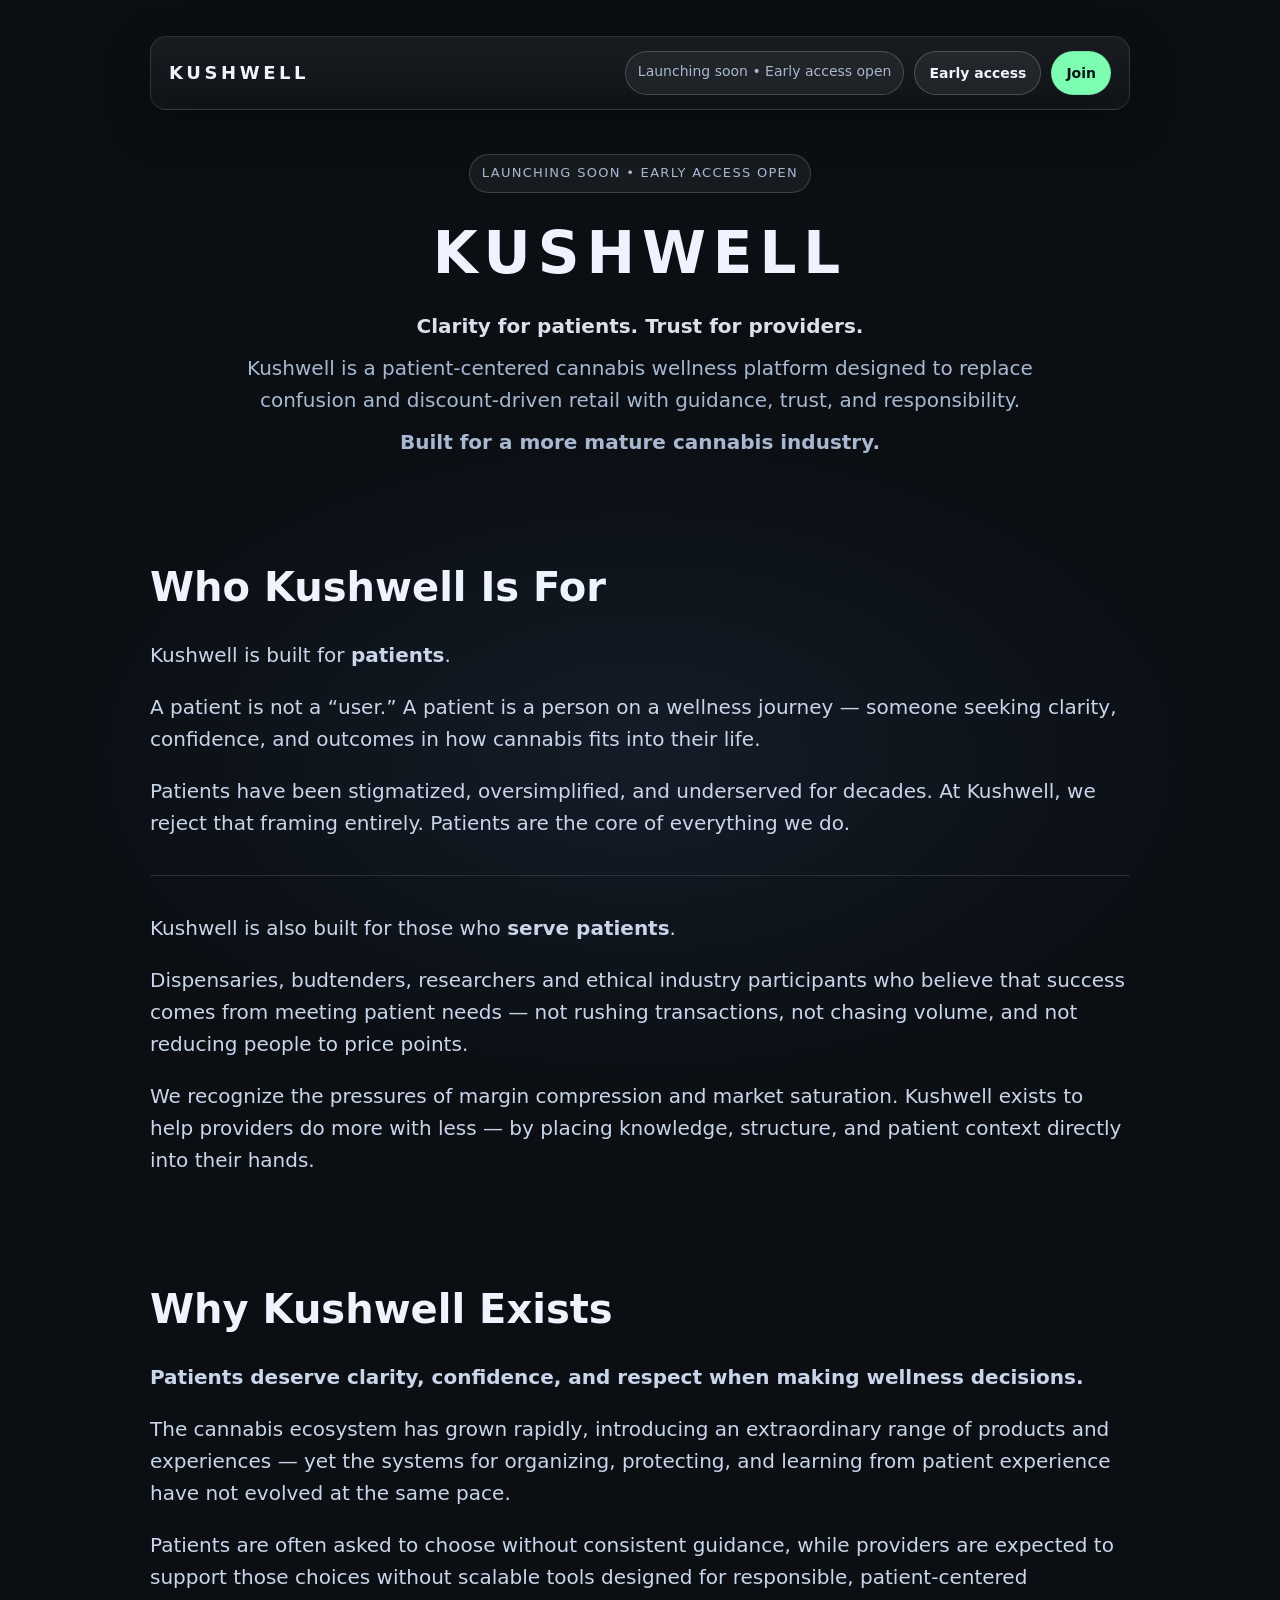
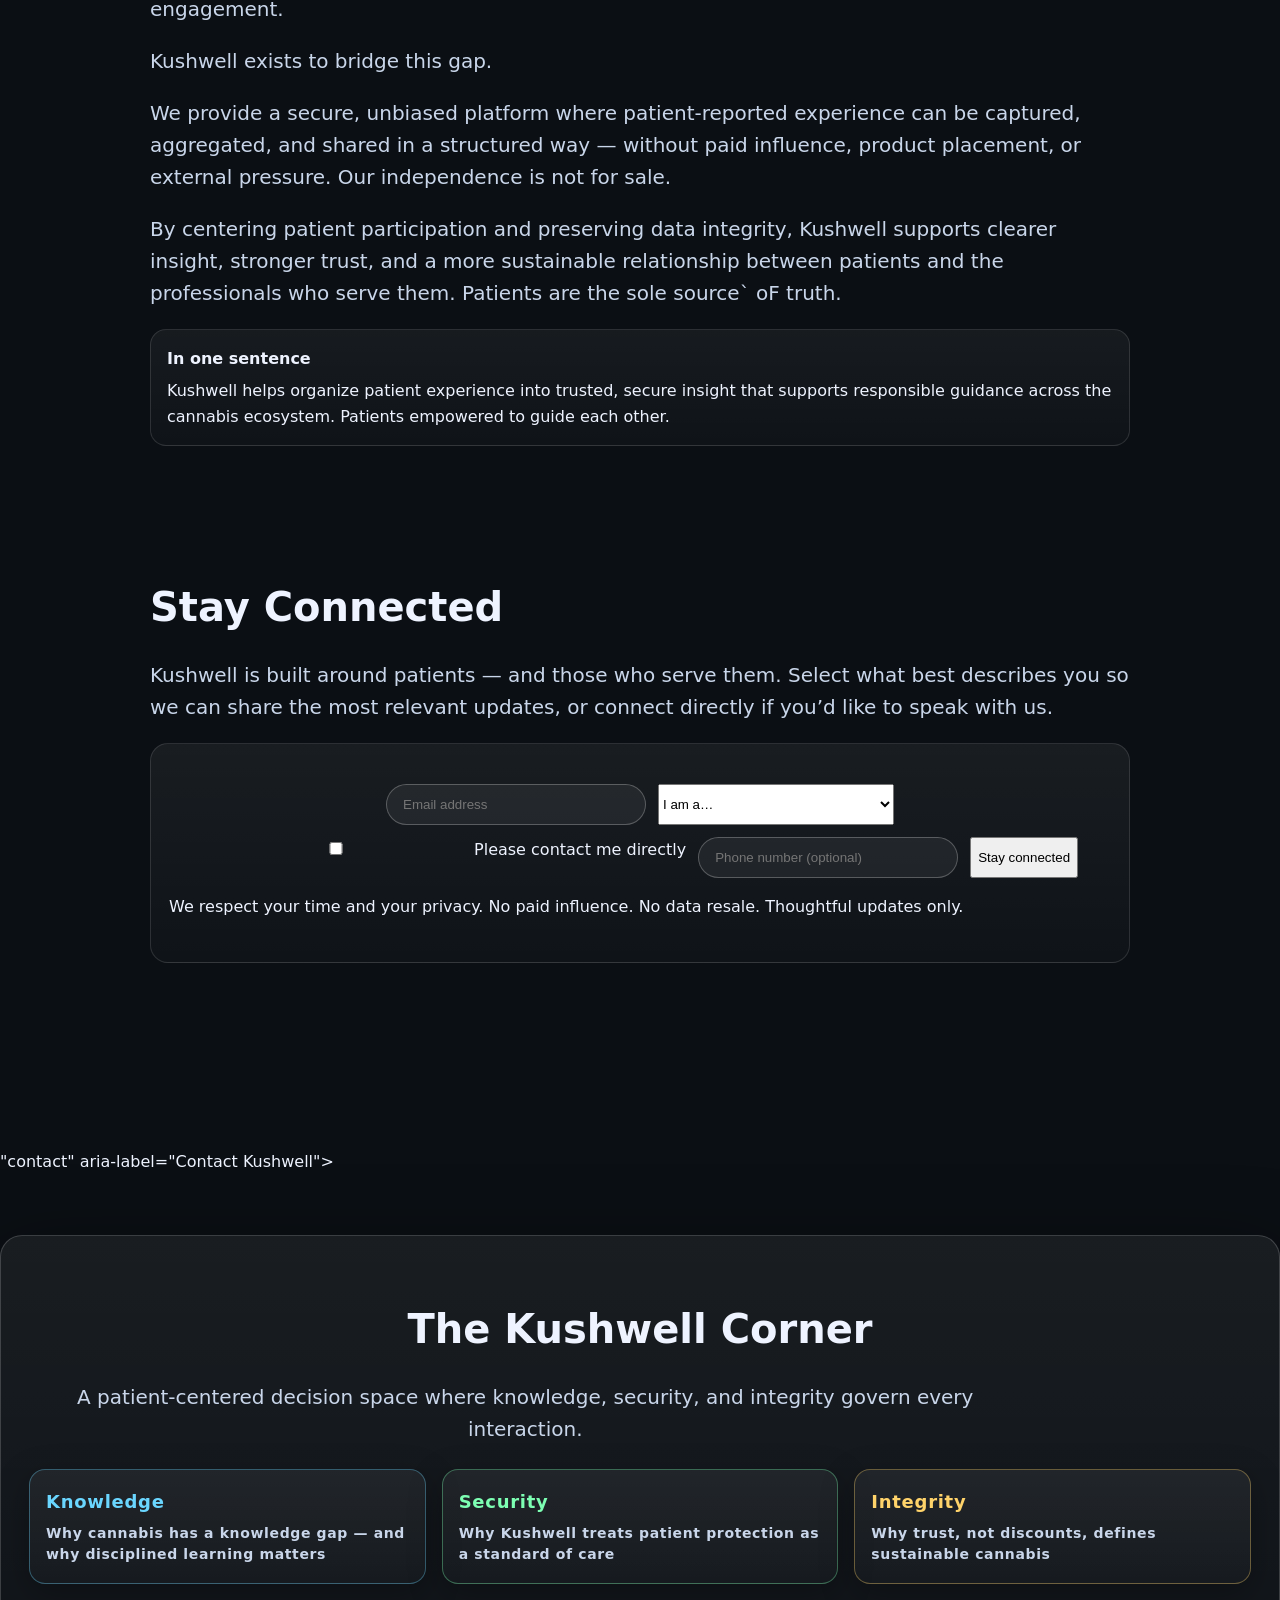
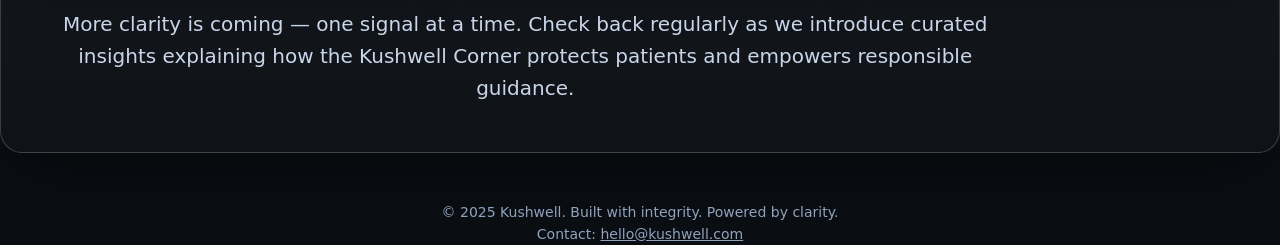
<file: index.html>
<!doctype html>
<html lang="en">
<head>
  <meta charset="utf-8"/>
  <meta name="viewport" content="width=device-width,initial-scale=1"/>
  <title>Kushwell — Launching Soon</title>
  <meta name="description" content="Clarity for patients. Trust for providers. Kushwell is a patient-centered cannabis wellness platform built for a more mature industry." />

  <style>
    :root{
      --bg:#0b0f14;
      --panel: rgba(255,255,255,.06);
      --panel2: rgba(255,255,255,.02);
      --border: rgba(255,255,255,.12);

      --fg:#eef3ff;
      --muted:#a7b8d0;
      --muted2:#8fa3bd;

      --k:#6ad6ff;   /* Knowledge */
      --s:#7dffb3;   /* Security */
      --i:#ffd36a;   /* Integrity */

      --radius:22px;
      --shadow: 0 24px 80px rgba(0,0,0,.50);

      --h1: clamp(34px, 4.6vw, 58px);
      --h2: clamp(24px, 3.3vw, 40px);
      --h3: clamp(20px, 2.6vw, 28px);
      --p:  clamp(16px, 2.0vw, 20px);
      --small: 14px;
    }

    *{ box-sizing:border-box; }
    body{
      margin:0;
      background:
        radial-gradient(900px 520px at 50% 22%, #141c27 0%, var(--bg) 65%),
        radial-gradient(700px 420px at 18% 48%, rgba(106,214,255,.10) 0%, transparent 60%),
        radial-gradient(700px 420px at 82% 52%, rgba(125,255,179,.08) 0%, transparent 60%);
      color:var(--fg);
      font-family: system-ui, -apple-system, Segoe UI, Roboto, Arial, sans-serif;
      line-height:1.6;
    }

    a{ color:inherit; }

    .container{
      width:min(980px,92vw);
      margin:0 auto;
      padding:36px 0 90px;
    }

    /* ===== Top Bar ===== */
    .topbar{
      display:flex;
      justify-content:space-between;
      align-items:center;
      padding:14px 18px;
      border:1px solid var(--border);
      border-radius:16px;
      background:linear-gradient(180deg,var(--panel),var(--panel2));
      box-shadow:0 14px 44px rgba(0,0,0,.35);
      position:sticky;
      top:14px;
      backdrop-filter:blur(8px);
      z-index:10;
    }

    .brand{
      letter-spacing:.20em;
      font-weight:800;
      text-transform:uppercase;
      font-size:18px;
    }

    .actions{
      display:flex;
      gap:10px;
      flex-wrap:wrap;
    }

    .pill{
      padding:8px 12px;
      border-radius:999px;
      border:1px solid rgba(255,255,255,.18);
      background:rgba(255,255,255,.05);
      color:var(--muted);
      font-size:var(--small);
    }

    .btn{
      padding:10px 14px;
      border-radius:999px;
      font-weight:700;
      border:1px solid rgba(255,255,255,.20);
      background:rgba(255,255,255,.06);
      font-size:14px;
      text-decoration:none;
    }

    .btn.primary{
      background:var(--s);
      color:#071014;
      border-color:rgba(0,0,0,.10);
    }

    /* ===== Hero ===== */
    header.hero{
      text-align:center;
      padding:44px 0 16px;
    }

    .eyebrow{
      display:inline-block;
      margin-bottom:14px;
      padding:8px 12px;
      border-radius:999px;
      border:1px solid rgba(255,255,255,.16);
      background:rgba(255,255,255,.05);
      color:var(--muted);
      font-size:13px;
      letter-spacing:.10em;
      text-transform:uppercase;
    }

    h1{
      margin:0 0 10px;
      font-size:var(--h1);
      letter-spacing:.12em;
      text-transform:uppercase;
    }

    .hero-sub{
      max-width:70ch;
      margin:0 auto;
      font-size:var(--p);
      color:rgba(238,243,255,.92);
    }

    .kicker{
      max-width:66ch;
      margin:10px auto 0;
      font-size:var(--p);
      color:var(--muted);
    }

    /* ===== Sections ===== */
    section{
      padding:48px 0;
    }

    .section-title{
      font-size:var(--h2);
      margin-bottom:12px;
    }

    .lead{
      max-width:78ch;
      font-size:var(--p);
      color:#c9d6ea;
    }

    .divider{
      height:1px;
      background:rgba(255,255,255,.12);
      margin:36px 0;
    }

    .callouts{
      display:grid;
      grid-template-columns:1fr;
      gap:14px;
      margin-top:18px;
    }

    .callout{
      padding:16px;
      border-radius:16px;
      border:1px solid rgba(255,255,255,.12);
      background:linear-gradient(180deg,rgba(255,255,255,.05),rgba(255,255,255,.02));
    }

    .callout strong{
      display:block;
      margin-bottom:6px;
    }

    ul{
      margin:10px 0 0 18px;
    }

    /* ===== CTA ===== */
    #cta{
      text-align:center;
    }

    .cta-card{
      margin-top:20px;
      padding:26px 18px;
      border-radius:18px;
      border:1px solid rgba(255,255,255,.12);
      background:linear-gradient(180deg,rgba(255,255,255,.06),rgba(255,255,255,.02));
    }

    .signup-form{
      display:flex;
      gap:12px;
      justify-content:center;
      flex-wrap:wrap;
      margin-top:14px;
    }

    .signup-form input{
      padding:12px 16px;
      border-radius:999px;
      border:1px solid rgba(255,255,255,.25);
      background:rgba(255,255,255,.06);
      color:var(--fg);
      min-width:260px;
    }

    .founder-note{
      margin-top:26px;
      font-family:cursive;
      font-size:18px;
      color:#d8e2f1;
    }

    /* ===== Kushwell Corner ===== */
    .corner{
      margin-top:60px;
      padding:28px;
      border-radius:22px;
      border:1px solid rgba(255,255,255,.18);
      background:linear-gradient(180deg,rgba(255,255,255,.06),rgba(255,255,255,.02));
      box-shadow:var(--shadow);
      text-align:center;
    }

    .corner-pillars{
      display:flex;
      justify-content:center;
      gap:22px;
      margin:18px 0;
      flex-wrap:wrap;
    }

    .pillar{
      padding:10px 16px;
      border-radius:999px;
      font-weight:700;
      letter-spacing:.04em;
      border:1px solid;
    }

    .pillar.k{ color:var(--k); border-color:rgba(106,214,255,.35); }
    .pillar.s{ color:var(--s); border-color:rgba(125,255,179,.35); }
    .pillar.i{ color:var(--i); border-color:rgba(255,211,106,.35); }

    footer{
      margin-top:48px;
      text-align:center;
      color:var(--muted2);
      font-size:14px;
    }

    .corner-pillars{
  display:grid;
  grid-template-columns: repeat(auto-fit, minmax(220px, 1fr));
  gap:16px;
  margin:24px 0;
}

.pillar{
  display:block;
  padding:18px 16px;
  border-radius:16px;
  border:1px solid rgba(255,255,255,.14);
  background: linear-gradient(180deg, rgba(255,255,255,.06), rgba(255,255,255,.02));
  text-align:left;
  text-decoration:none;
  box-shadow: 0 10px 34px rgba(0,0,0,.28);
  transition: transform .18s ease, box-shadow .18s ease;
}

.pillar:hover{
  transform: translateY(-2px);
  box-shadow: 0 16px 44px rgba(0,0,0,.36);
}

.pillar strong{
  display:block;
  font-size:18px;
  letter-spacing:.04em;
  margin-bottom:6px;
}

.pillar-sub{
  display:block;
  font-size:14px;
  color:#c9d6ea;
  line-height:1.5;
}

/* Accent borders */
.pillar.k{ border-color: rgba(106,214,255,.35); }
.pillar.s{ border-color: rgba(125,255,179,.35); }
.pillar.i{ border-color: rgba(255,211,106,.35); }

  </style>
</head>

<body>
  <div class="container">

    <div class="topbar">
      <div class="brand">KUSHWELL</div>
      <div class="actions">
        <span class="pill">Launching soon • Early access open</span>
        <a class="btn" href="#cta">Early access</a>
        <a class="btn primary" href="#cta">Join</a>
      </div>
    </div>

    <header class="hero">
      <div class="eyebrow">Launching soon • Early access open</div>
      <h1>Kushwell</h1>
      <p class="hero-sub"><strong>Clarity for patients. Trust for providers.</strong></p>
      <p class="kicker">
        Kushwell is a patient-centered cannabis wellness platform designed to replace confusion and discount-driven retail
        with guidance, trust, and responsibility.
      </p>
      <p class="kicker"><strong>Built for a more mature cannabis industry.</strong></p>
    </header>
    
    <section class="content" aria-label="Who Kushwell is for">
  <div class="content-wrap">

    <h2 class="section-title">Who Kushwell Is For</h2>

    <p class="lead">
      Kushwell is built for <strong>patients</strong>.
    </p>

    <p class="lead">
      A patient is not a “user.” A patient is a person on a wellness journey — someone seeking clarity,
      confidence, and outcomes in how cannabis fits into their life.
    </p>

    <p class="lead">
      Patients have been stigmatized, oversimplified, and underserved for decades. At Kushwell,
      we reject that framing entirely. Patients are the core of everything we do.
    </p>

    <div class="divider"></div>

    <p class="lead">
      Kushwell is also built for those who <strong>serve patients</strong>.
    </p>

    <p class="lead">
      Dispensaries, budtenders, researchers and ethical industry participants who believe that success comes
      from meeting patient needs — not rushing transactions, not chasing volume, and not reducing
      people to price points.
    </p>

    <p class="lead">
      We recognize the pressures of margin compression and market saturation. Kushwell exists
      to help providers do more with less — by placing knowledge, structure, and patient context
      directly into their hands.
    </p>

      </div>
<section>
  <h2 class="section-title">Why Kushwell Exists</h2>

  <p class="lead">
    <strong>
      Patients deserve clarity, confidence, and respect when making wellness decisions.
    </strong>
  </p>

  <p class="lead">
    The cannabis ecosystem has grown rapidly, introducing an extraordinary range of products
    and experiences — yet the systems for organizing, protecting, and learning from patient
    experience have not evolved at the same pace.
  </p>

  <p class="lead">
    Patients are often asked to choose without consistent guidance, while providers are
    expected to support those choices without scalable tools designed for responsible,
    patient-centered engagement.
  </p>

  <p class="lead">
    Kushwell exists to bridge this gap.

  </p>

  <p class="lead">
    We provide a secure, unbiased platform where patient-reported experience can be captured,
    aggregated, and shared in a structured way — without paid influence, product placement,
    or external pressure. Our independence is not for sale.
  </p>

  <p class="lead">
    By centering patient participation and preserving data integrity, Kushwell supports
    clearer insight, stronger trust, and a more sustainable relationship between patients
    and the professionals who serve them. Patients are the sole source` oF truth.
  </p>

  <div class="callouts">
    <div class="callout">
      <strong>In one sentence</strong>
      Kushwell helps organize patient experience into trusted, secure insight that supports
      responsible guidance across the cannabis ecosystem. Patients empowered to guide each other.
    </div>
 </div>
</section>

    <section id=    <div class="cta-wrap">

      <h2 class="section-title">Stay Connected</h2>

      <p class="lead">
        Kushwell is built around patients — and those who serve them.
        Select what best describes you so we can share the most relevant updates,
        or connect directly if you’d like to speak with us.
      </p>

      <div class="cta-card">

        <form
          name="kushwell-contact"
          method="POST"
          data-netlify="true"
          netlify-honeypot="bot-field"
          class="signup-form">

          <input type="hidden" name="form-name" value="kushwell-contact">

          <!-- honeypot -->
          <p style="display:none;">
            <label>Don’t fill this out: <input name="bot-field"></label>
          </p>

          <!-- Email -->
          <input
            type="email"
            name="email"
            placeholder="Email address"
            required
            aria-label="Email address"
          />

          <!-- Role selection -->
          <select name="interest_group" required aria-label="I am a…">
            <option value="" disabled selected>I am a…</option>
            <option value="patient">Patient</option>
            <option value="budtender_dispensary">
              Passionate budtender or dispensary
            </option>
            <option value="industry_participant">
              Other industry participant
            </option>
            <option value="investor_relations">
              Investor / Investor relations
            </option>
            <option value="press_media">
              Press / Media
            </option>
          </select>

          <!-- Optional immediate contact -->
          <div class="checkbox-row">
            <input type="checkbox" id="urgent_contact" name="urgent_contact" value="yes">
            <label for="urgent_contact">
              Please contact me directly
            </label>
          </div>

          <!-- Phone (only needed if urgent contact is checked) -->
          <input
            type="tel"
            name="phone"
            placeholder="Phone number (optional)"
            aria-label="Phone number"
          />

          <button type="submit" class="cta-primary">
            Stay connected
          </button>

        </form>

        <p class="cta-note">
          We respect your time and your privacy.
          No paid influence. No data resale. Thoughtful updates only.
        </p>

      </div>

    </div>
  </section>
"contact" aria-label="Contact Kushwell">

    <section class="corner" aria-label="The Kushwell Corner">
      <h2 class="section-title">The Kushwell Corner</h2>

      <p class="lead">
        A patient-centered decision space where knowledge, security, and integrity
        govern every interaction.
      </p>

      <div class="corner-pillars">

        <!-- Knowledge -->
        <a href="/corner/knowledge/" class="pillar k" aria-label="Knowledge Signal">
          <strong>Knowledge</strong>
          <span class="pillar-sub">
            Why cannabis has a knowledge gap — and why disciplined learning matters
          </span>
        </a>

        <!-- Security -->
        <a href="/corner/security/" class="pillar s" aria-label="Security Signal">
          <strong>Security</strong>
          <span class="pillar-sub">
            Why Kushwell treats patient protection as a standard of care
          </span>
        </a>

        <!-- Integrity -->
        <a href="/corner/integrity/" class="pillar i" aria-label="Integrity Signal">
          <strong>Integrity</strong>
          <span class="pillar-sub">
            Why trust, not discounts, defines sustainable cannabis
          </span>
        </a>

      </div>

      <p class="lead">
        More clarity is coming — one signal at a time.
        Check back regularly as we introduce curated insights explaining how the
        Kushwell Corner protects patients and empowers responsible guidance.
      </p>
    </section>

    <footer>
      © 2025 Kushwell. Built with integrity. Powered by clarity.<br>
      Contact: <a href="mailto:hello@kushwell.com">hello@kushwell.com</a>
    </footer>

  </div>
</body>
</html>
</file>
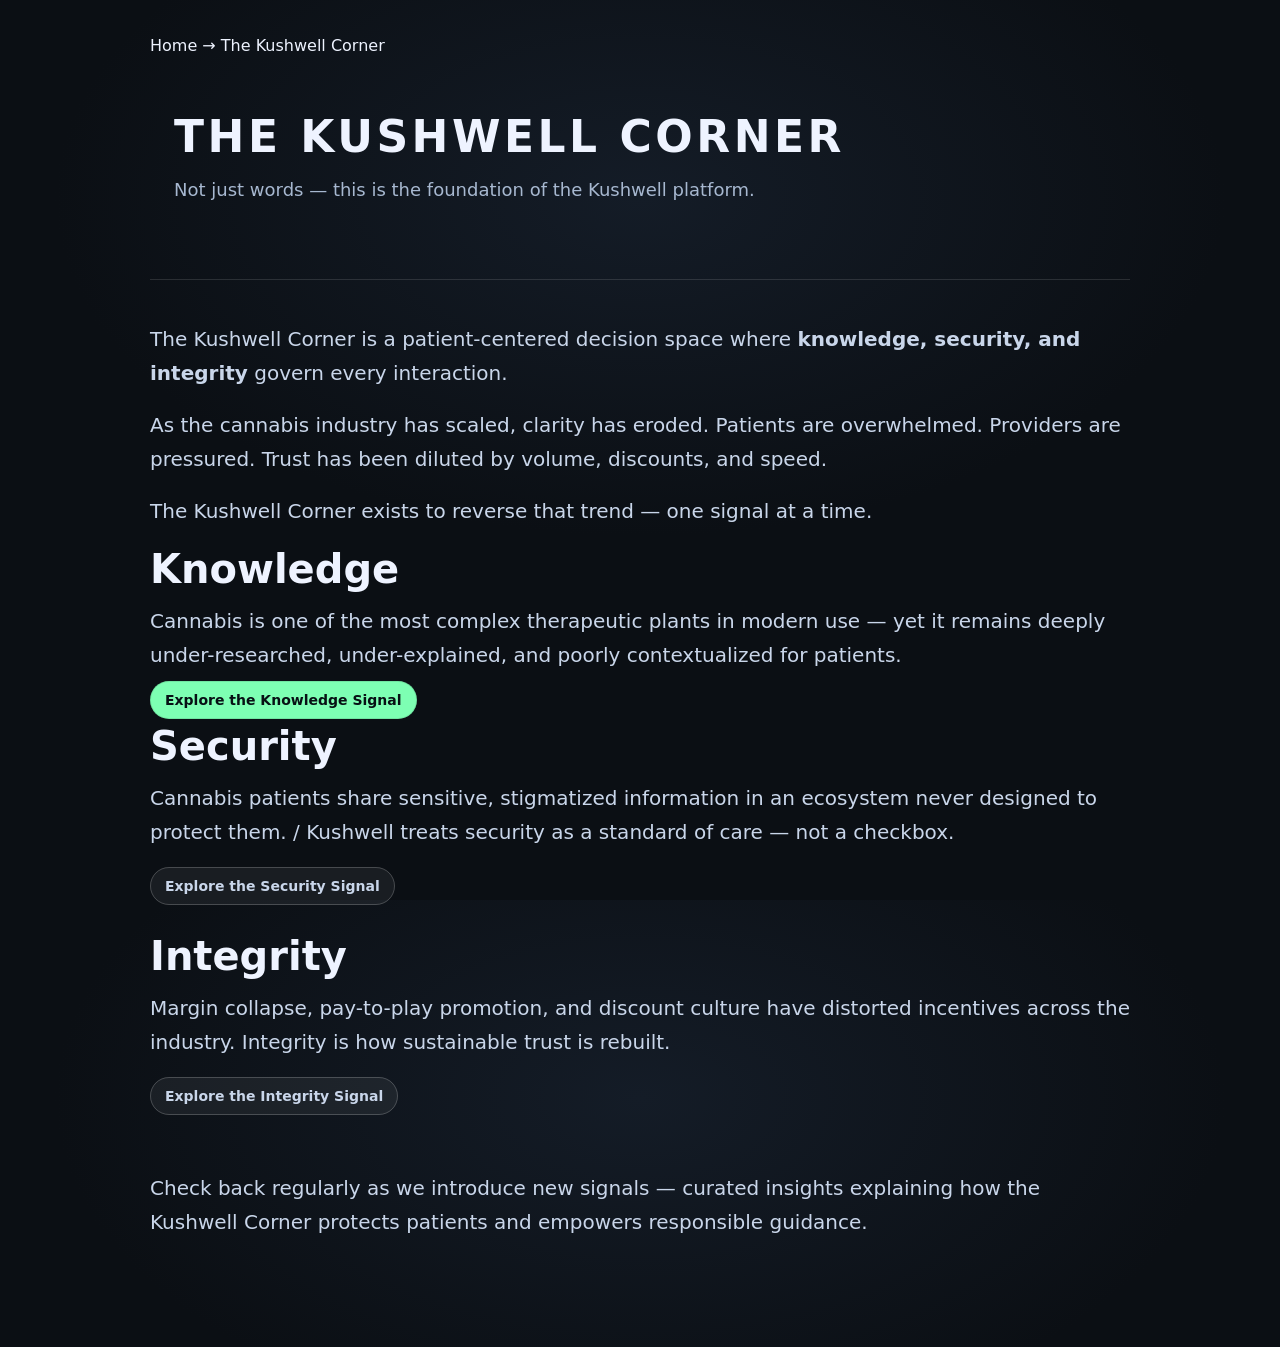
<file: corner/index.html>
<!doctype html>
<html lang="en">
<head>
  <meta charset="utf-8"/>
  <meta name="viewport" content="width=device-width,initial-scale=1"/>
  <title>The Kushwell Corner</title>
  <meta name="description" content="The Kushwell Corner — where knowledge, security, and integrity protect patients and empower responsible guidance."/>
  <link rel="stylesheet" href="/styles.css">
</head>

<body>
  <main class="container">

    <nav class="breadcrumb">
      <a href="/">Home</a> → The Kushwell Corner
    </nav>

    <header class="corner-header">
      <h1>The Kushwell Corner</h1>
      <p class="hero-sub">
        Not just words — this is the foundation of the Kushwell platform.
      </p>
    </header>

    <section class="corner-intro">
      <p class="lead">
        The Kushwell Corner is a patient-centered decision space where
        <strong>knowledge, security, and integrity</strong> govern every interaction.
      </p>

      <p class="lead">
        As the cannabis industry has scaled, clarity has eroded.
        Patients are overwhelmed. Providers are pressured.
        Trust has been diluted by volume, discounts, and speed.
      </p>

      <p class="lead">
        The Kushwell Corner exists to reverse that trend —
        one signal at a time.
      </p>
    </section>

    <section class="corner-pillars">

      <article class="pillar-card knowledge">
        <h2>Knowledge</h2>
        <p>
          Cannabis is one of the most complex therapeutic plants in modern use —
          yet it remains deeply under-researched, under-explained,
          and poorly contextualized for patients.
        </p>
        <a class="btn primary" href="/corner/knowledge/">
          Explore the Knowledge Signal
        </a>
      </article>

      <article class="pillar-card security">
        <h2>Security</h2>
        <p>
          Cannabis patients share sensitive, stigmatized information
          in an ecosystem never designed to protect them.
         / Kushwell treats security as a standard of care — not a checkbox.
        <p>
        <a class="btn" href="/corner/security/">
          Explore the Security Signal
        </a>
      </article>

      <article class="pillar-card integrity">
        <h2>Integrity</h2>
        <p>
          Margin collapse, pay-to-play promotion, and discount culture
          have distorted incentives across the industry.
          Integrity is how sustainable trust is rebuilt.
        <p>
        <a class="btn" href="/corner/integrity/">
          Explore the Integrity Signal
        </a>
      </article>

    </section>

    <section class="corner-footer">
      <p class="lead">
        Check back regularly as we introduce new signals —
        curated insights explaining how the Kushwell Corner
        protects patients and empowers responsible guidance.
      </p>
    </section>

  </main>
</body>
</html>
</file>
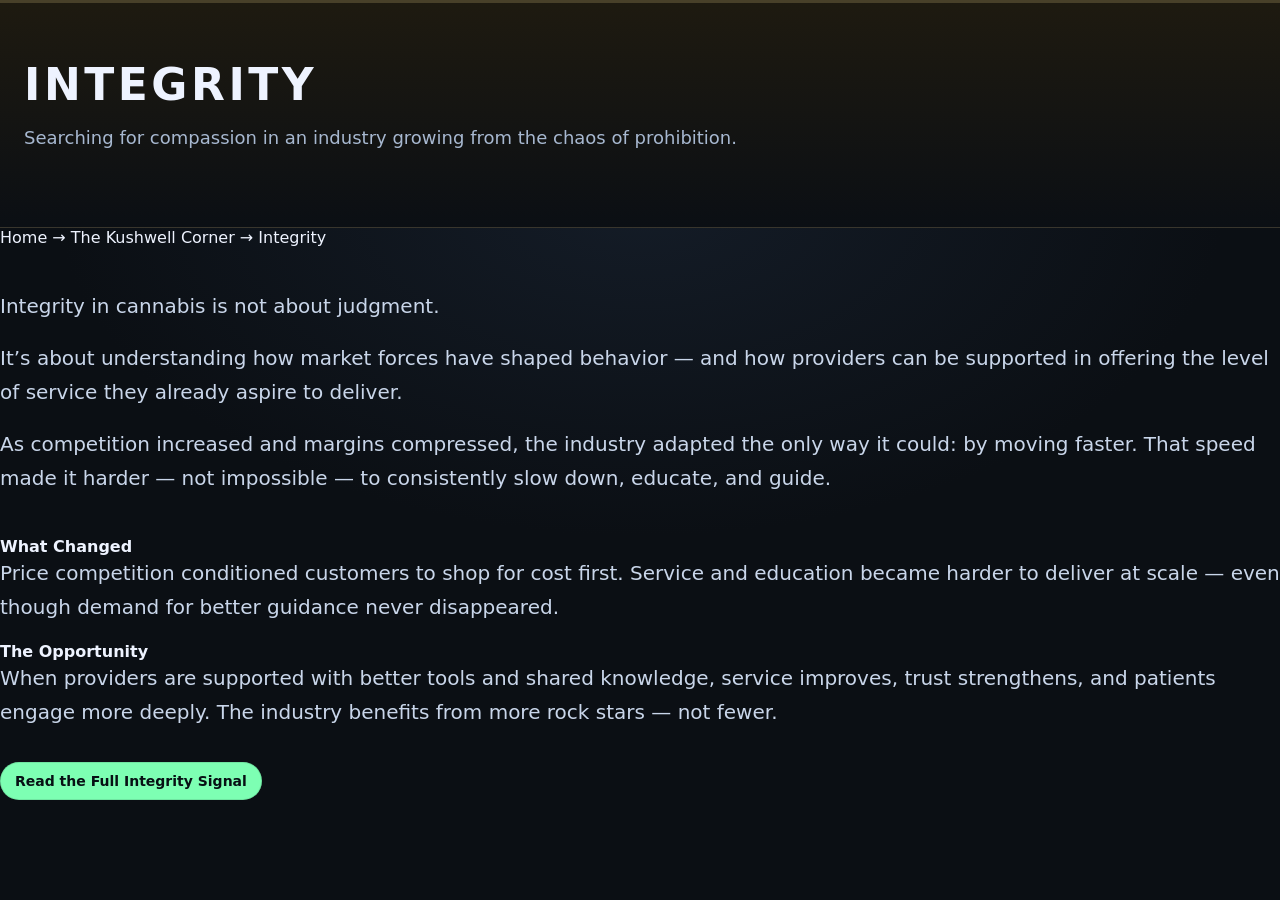
<file: corner/integrity/index.html>
<!doctype html>
<html lang="en">
<head>
  <meta charset="utf-8"/>
  <meta name="viewport" content="width=device-width,initial-scale=1"/>
  <title>Kushwell Corner — Integrity</title>
  <meta name="description"
        content="How margin pressure reshaped the cannabis marketplace — and how integrity, service, and guidance create opportunity for providers and patients alike."/>
  <!-- Use your existing global styles -->
  <link rel="stylesheet" href="/styles.css">
</head>

<body>
  <!-- Corner Page Header -->
  <header class="corner-header integrity level-1">
    <h1>Integrity</h1>
    <p class="hero-sub">
      Searching for compassion in an industry growing from  the  chaos of prohibition.
    </p>
  </header>


    <!-- Breadcrumbs -->
    <nav class="breadcrumb" aria-label="Breadcrumb">
      <a href="/">Home</a> →
      <a href="/corner/">The Kushwell Corner</a> →
      <span>Integrity</span>
    </nav>


    <!-- Intro -->
    <section class="corner-intro">
      <p class="lead">
        Integrity in cannabis is not about judgment.
      </p>

      <p class="lead">
        It’s about understanding how market forces have shaped behavior —
        and how providers can be supported in offering the level of service
        they already aspire to deliver.
      </p>

      <p class="lead">
        As competition increased and margins compressed, the industry adapted
        the only way it could: by moving faster.
        That speed made it harder — not impossible — to consistently slow down,
        educate, and guide.
      </p>
    </section>

    <!-- Summary Callouts -->
    <section class="corner-summary">
      <div class="callout">
        <strong>What Changed</strong>
        <p>
          Price competition conditioned customers to shop for cost first.
          Service and education became harder to deliver at scale —
          even though demand for better guidance never disappeared.
        </p>
      </div>

      <div class="callout">
        <strong>The Opportunity</strong>
        <p>
          When providers are supported with better tools and shared knowledge,
          service improves, trust strengthens, and patients engage more deeply.
          The industry benefits from more rock stars — not fewer.
        </p>
      </div>
    </section>

    <!-- CTA -->
    <section class="corner-cta">
      <a class="btn primary" href="/corner/integrity/full/index.html" aria-label="Read the full Integrity article">
        Read the Full Integrity Signal
      </a>
    </section>

  </main>
</body>
</html>
</file>
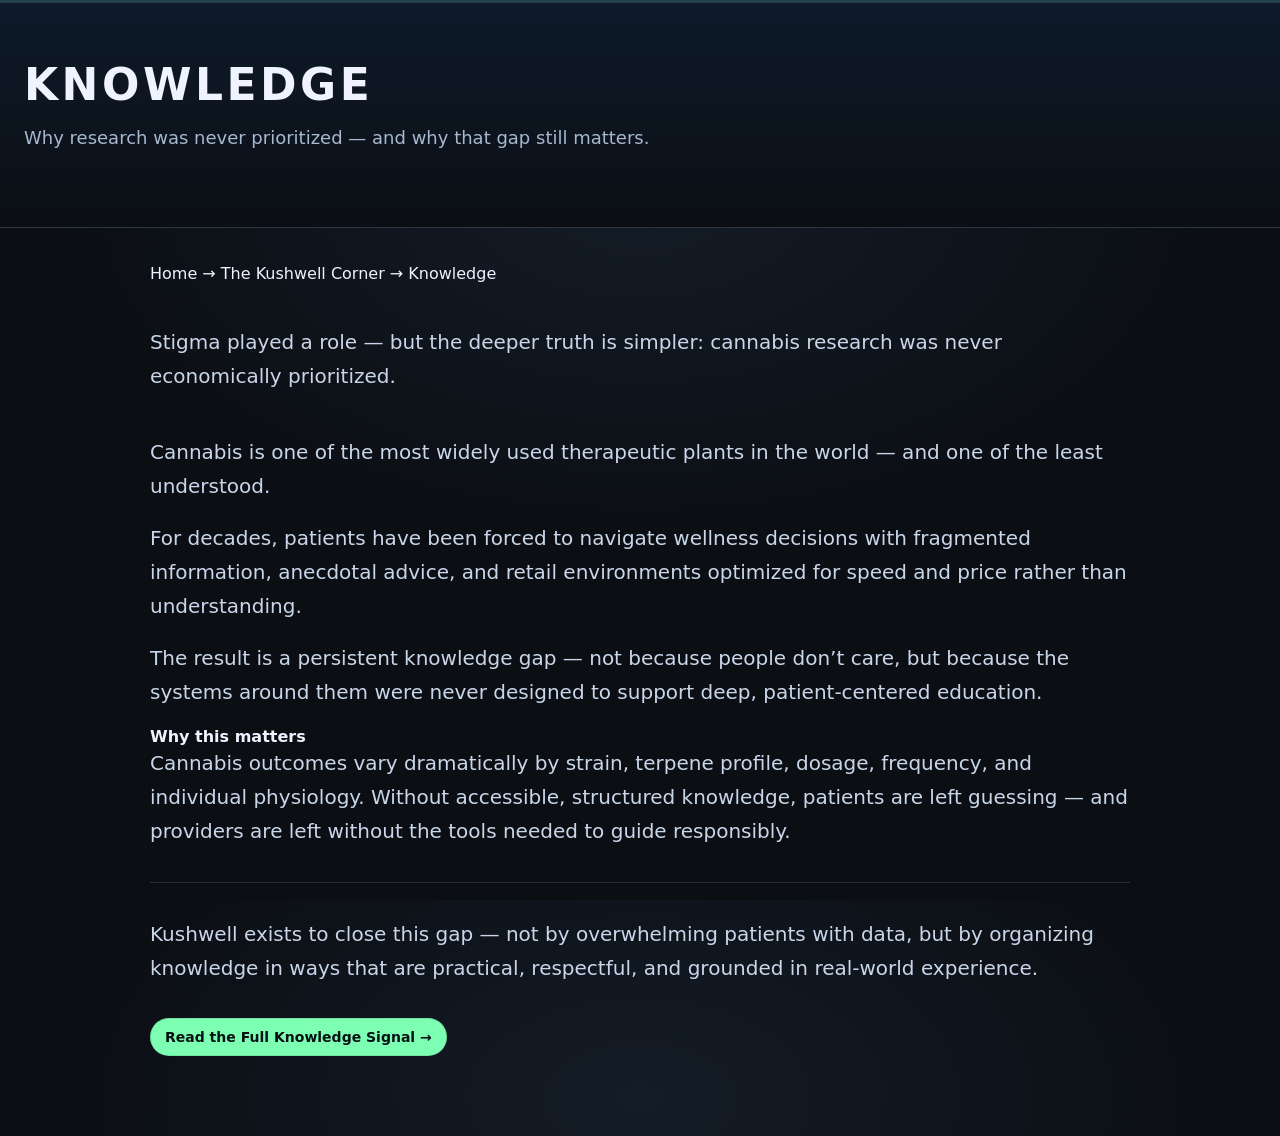
<file: corner/knowledge/index.html>
<!doctype html>
<html lang="en">
<head>
  <meta charset="utf-8"/>
  <meta name="viewport" content="width=device-width,initial-scale=1"/>
  <title>Kushwell Corner — Knowledge</title>
  <meta name="description"
        content="Why the cannabis knowledge gap exists — and why closing it matters for patients, providers, and the future of care." />
  <link rel="stylesheet" href="/styles.css">
</head>

<body>

  <!-- Corner Page Header -->
  <header class="corner-header knowledge level-1">
    <h1>Knowledge</h1>
    <p class="hero-sub">
      Why research was never prioritized — and why that gap still matters.
    </p>
  </header>

  <main class="container">

    <!-- Breadcrumbs -->
    <nav class="breadcrumb" aria-label="Breadcrumb">
      <a href="/">Home</a> →
      <a href="/corner/">The Kushwell Corner</a> →
      <span>Knowledge</span>
    </nav>

    <!-- Intro -->
    <section class="corner-intro">
      <p class="lead">
        Stigma played a role — but the deeper truth is simpler:  
        cannabis research was never economically prioritized.
      </p>
    </section>

    <!-- Main Content -->
    <section class="content">
      <div class="content-wrap">

        <p class="lead">
          Cannabis is one of the most widely used therapeutic plants in the world —
          and one of the least understood.
        </p>

        <p class="lead">
          For decades, patients have been forced to navigate wellness decisions with fragmented information,
          anecdotal advice, and retail environments optimized for speed and price rather than understanding.
        </p>

        <p class="lead">
          The result is a persistent knowledge gap — not because people don’t care,
          but because the systems around them were never designed to support deep,
          patient-centered education.
        </p>

        <div class="callouts">
          <div class="callout">
            <strong>Why this matters</strong>
            <p>
              Cannabis outcomes vary dramatically by strain, terpene profile, dosage,
              frequency, and individual physiology.
              Without accessible, structured knowledge, patients are left guessing —
              and providers are left without the tools needed to guide responsibly.
            </p>
          </div>
        </div>

        <div class="divider"></div>

        <p class="lead">
          Kushwell exists to close this gap — not by overwhelming patients with data,
          but by organizing knowledge in ways that are practical, respectful,
          and grounded in real-world experience.
        </p>

        <!-- CTA -->
        <section class="corner-cta">
          <a class="btn primary"
             href="/corner/knowledge/full/index.html"
             aria-label="Read the full Knowledge article">
            Read the Full Knowledge Signal →
          </a>
        </section>

      </div>
    </section>

  </main>

</body>
</html>
</file>
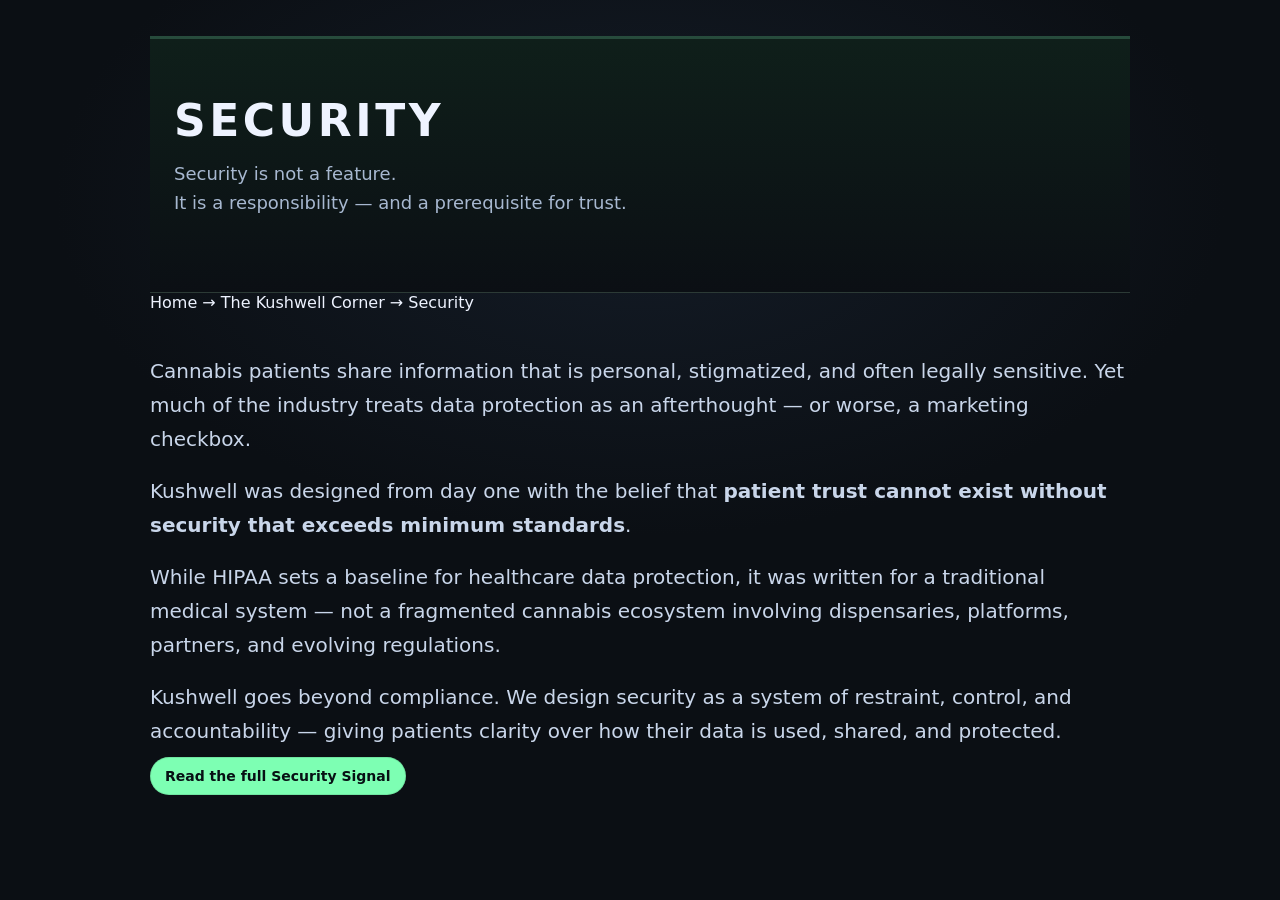
<file: corner/security/index.html>
<!doctype html>
<html lang="en">
<head>
  <meta charset="utf-8"/>
  <meta name="viewport" content="width=device-width,initial-scale=1"/>
  <title>Kushwell Corner — Security</title>
  <meta name="description" content="Why Kushwell treats patient data protection as a standard of care — not a compliance checkbox."/>
  <link rel="stylesheet" href="/styles.css">
</head>

<body>
  <main class="container">

    <!-- Corner Page Header -->
  <header class="corner-header security level-1">
    <h1>Security</h1>
    <p class="hero-sub">
      Security is not a feature.<br>
      It is a responsibility — and a prerequisite for trust.
    </p>
  </header>

    <nav class="breadcrumb" aria-label="Breadcrumb">
      <a href="/">Home</a> → 
      <a href="/corner/">The Kushwell Corner</a> → 
      <span>Security</span>
    </nav>


    <section class="corner-signal">
      <p class="lead">
        Cannabis patients share information that is personal, stigmatized, and often legally sensitive.
        Yet much of the industry treats data protection as an afterthought — or worse, a marketing checkbox.
      </p>

      <p class="lead">
        Kushwell was designed from day one with the belief that <strong>patient trust cannot exist without
        security that exceeds minimum standards</strong>.
      </p>

      <p class="lead">
        While HIPAA sets a baseline for healthcare data protection, it was written for a traditional
        medical system — not a fragmented cannabis ecosystem involving dispensaries, platforms,
        partners, and evolving regulations.
      </p>

      <p class="lead">
        Kushwell goes beyond compliance. We design security as a system of restraint, control,
        and accountability — giving patients clarity over how their data is used, shared, and protected.
      </p>

      <div class="signal-actions">
          <a class="btn primary" href="/corner/security/full/index.html" aria-label="Read the full security article">
          Read the full Security Signal
        </a>
      </div>
    </section>

  </main>
</body>
</html>
</file>
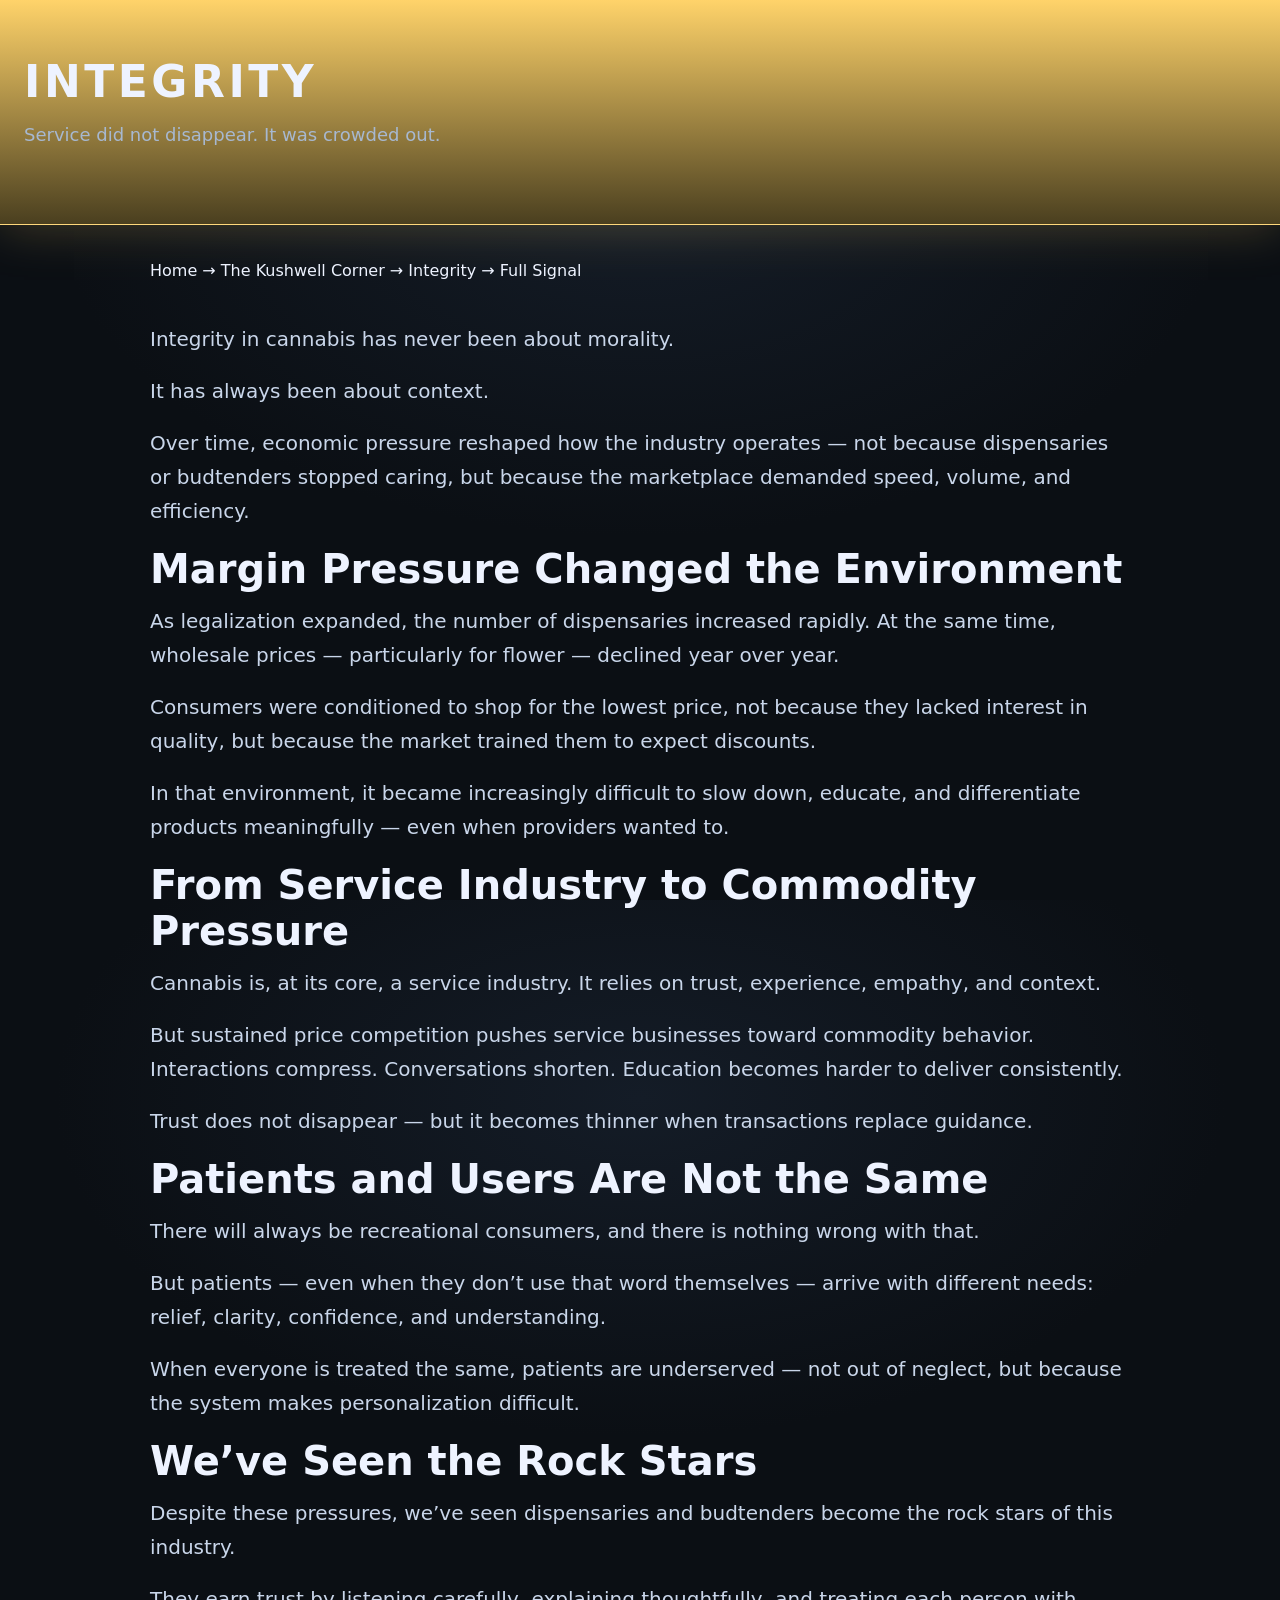
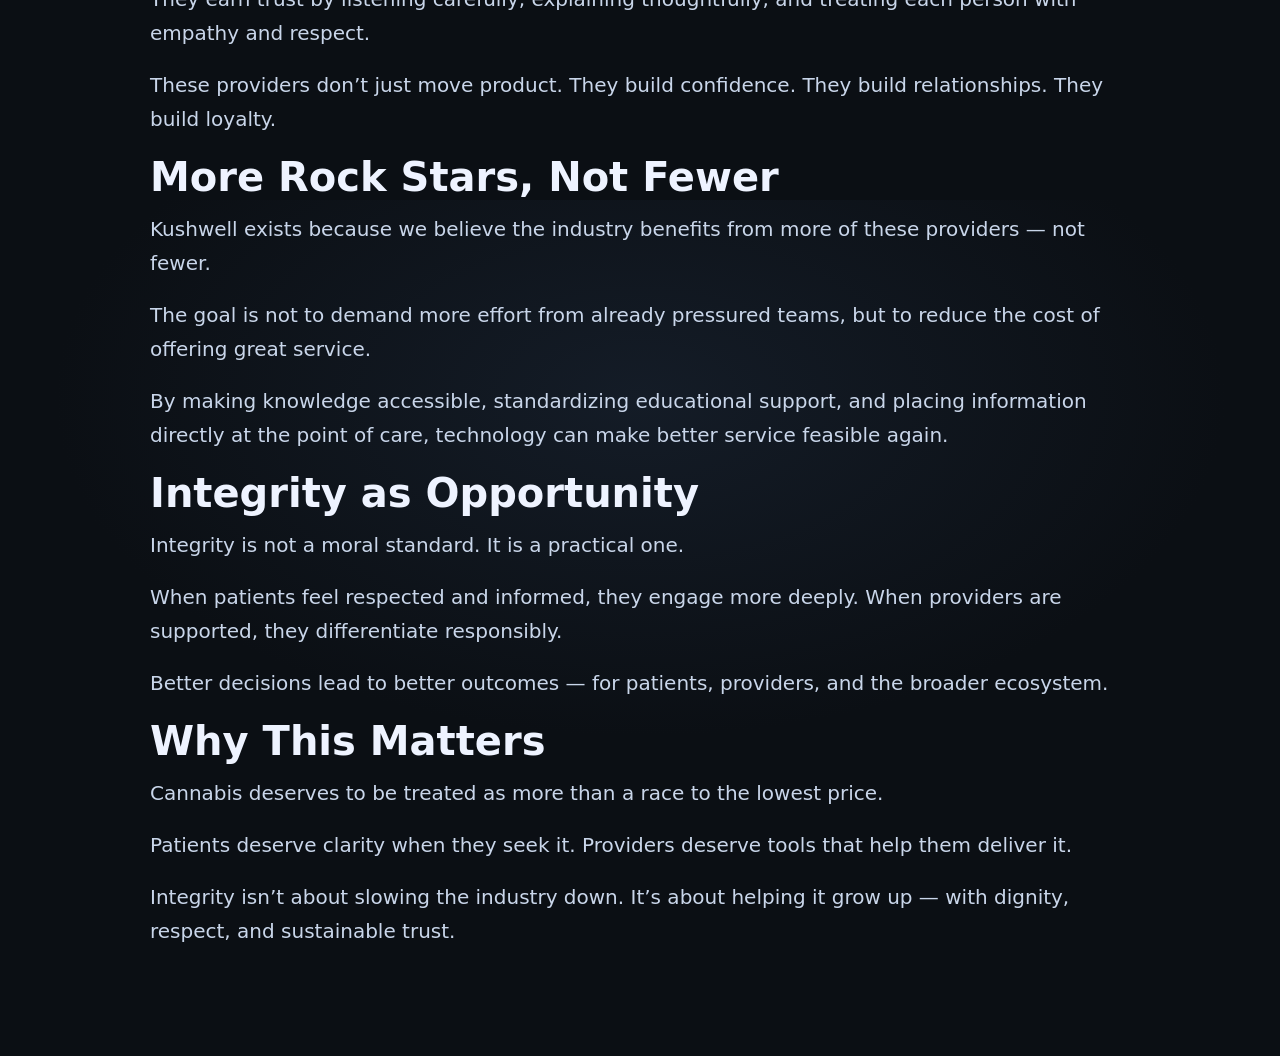
<file: corner/integrity/full/index.html>
<!doctype html>
<html lang="en">
<head>
  <meta charset="utf-8"/>
  <meta name="viewport" content="width=device-width,initial-scale=1"/>
  <title>Kushwell Corner — Integrity (Full)</title>

  <meta name="description"
        content="How margin pressure reshaped cannabis behavior — and how integrity, service, and patient respect create opportunity for providers and the ecosystem."/>

  <!-- Uses your existing global styles -->
  <link rel="stylesheet" href="/styles.css">
</head>

<body>
<!-- Page Header -->
  <header class="corner-header integrity level-3">
    <h1>Integrity</h1>
    <p class="hero-sub">
      Service did not disappear. It was crowded out.
    </p>
  </header>

  <main class="container">

    <!-- Breadcrumb -->
    <nav class="breadcrumb" aria-label="Breadcrumb">
      <a href="/">Home</a> →
      <a href="/corner/">The Kushwell Corner</a> →
      <a href="/corner/integrity/">Integrity</a> →
      <span>Full Signal</span>
    </nav>

    <!-- Introduction -->
    <section class="corner-intro">
      <p class="lead">
        Integrity in cannabis has never been about morality.
      </p>

      <p class="lead">
        It has always been about context.
      </p>

      <p class="lead">
        Over time, economic pressure reshaped how the industry operates —
        not because dispensaries or budtenders stopped caring,
        but because the marketplace demanded speed, volume, and efficiency.
      </p>

      <h2>Margin Pressure Changed the Environment</h2>

      <p>
        As legalization expanded, the number of dispensaries increased rapidly.
        At the same time, wholesale prices — particularly for flower —
        declined year over year.
      </p>

      <p>
        Consumers were conditioned to shop for the lowest price,
        not because they lacked interest in quality,
        but because the market trained them to expect discounts.
      </p>

      <p>
        In that environment, it became increasingly difficult
        to slow down, educate, and differentiate products meaningfully
        — even when providers wanted to.
      </p>

      <h2>From Service Industry to Commodity Pressure</h2>

      <p>
        Cannabis is, at its core, a service industry.
        It relies on trust, experience, empathy, and context.
      </p>

      <p>
        But sustained price competition pushes service businesses
        toward commodity behavior.
        Interactions compress.
        Conversations shorten.
        Education becomes harder to deliver consistently.
      </p>

      <p>
        Trust does not disappear —
        but it becomes thinner when transactions replace guidance.
      </p>

      <h2>Patients and Users Are Not the Same</h2>

      <p>
        There will always be recreational consumers,
        and there is nothing wrong with that.
      </p>

      <p>
        But patients — even when they don’t use that word themselves —
        arrive with different needs:
        relief, clarity, confidence, and understanding.
      </p>

      <p>
        When everyone is treated the same,
        patients are underserved —
        not out of neglect,
        but because the system makes personalization difficult.
      </p>

      <h2>We’ve Seen the Rock Stars</h2>

      <p>
        Despite these pressures, we’ve seen dispensaries and budtenders
        become the rock stars of this industry.
      </p>

      <p>
        They earn trust by listening carefully,
        explaining thoughtfully,
        and treating each person with empathy and respect.
      </p>

      <p>
        These providers don’t just move product.
        They build confidence.
        They build relationships.
        They build loyalty.
      </p>

      <h2>More Rock Stars, Not Fewer</h2>

      <p>
        Kushwell exists because we believe the industry benefits
        from more of these providers — not fewer.
      </p>

      <p>
        The goal is not to demand more effort
        from already pressured teams,
        but to reduce the cost of offering great service.
      </p>

      <p>
        By making knowledge accessible,
        standardizing educational support,
        and placing information directly
        at the point of care,
        technology can make better service feasible again.
      </p>

      <h2>Integrity as Opportunity</h2>

      <p>
        Integrity is not a moral standard.
        It is a practical one.
      </p>

      <p>
        When patients feel respected and informed,
        they engage more deeply.
        When providers are supported,
        they differentiate responsibly.
      </p>

      <p>
        Better decisions lead to better outcomes —
        for patients, providers, and the broader ecosystem.
      </p>

      <h2>Why This Matters</h2>

      <p>
        Cannabis deserves to be treated
        as more than a race to the lowest price.
      </p>

      <p>
        Patients deserve clarity when they seek it.
        Providers deserve tools that help them deliver it.
      </p>

      <p class="closing">
        Integrity isn’t about slowing the industry down.
        It’s about helping it grow up —
        with dignity, respect, and sustainable trust.
      </p>

    </article>

  </main>
</body>
</html>
</file>
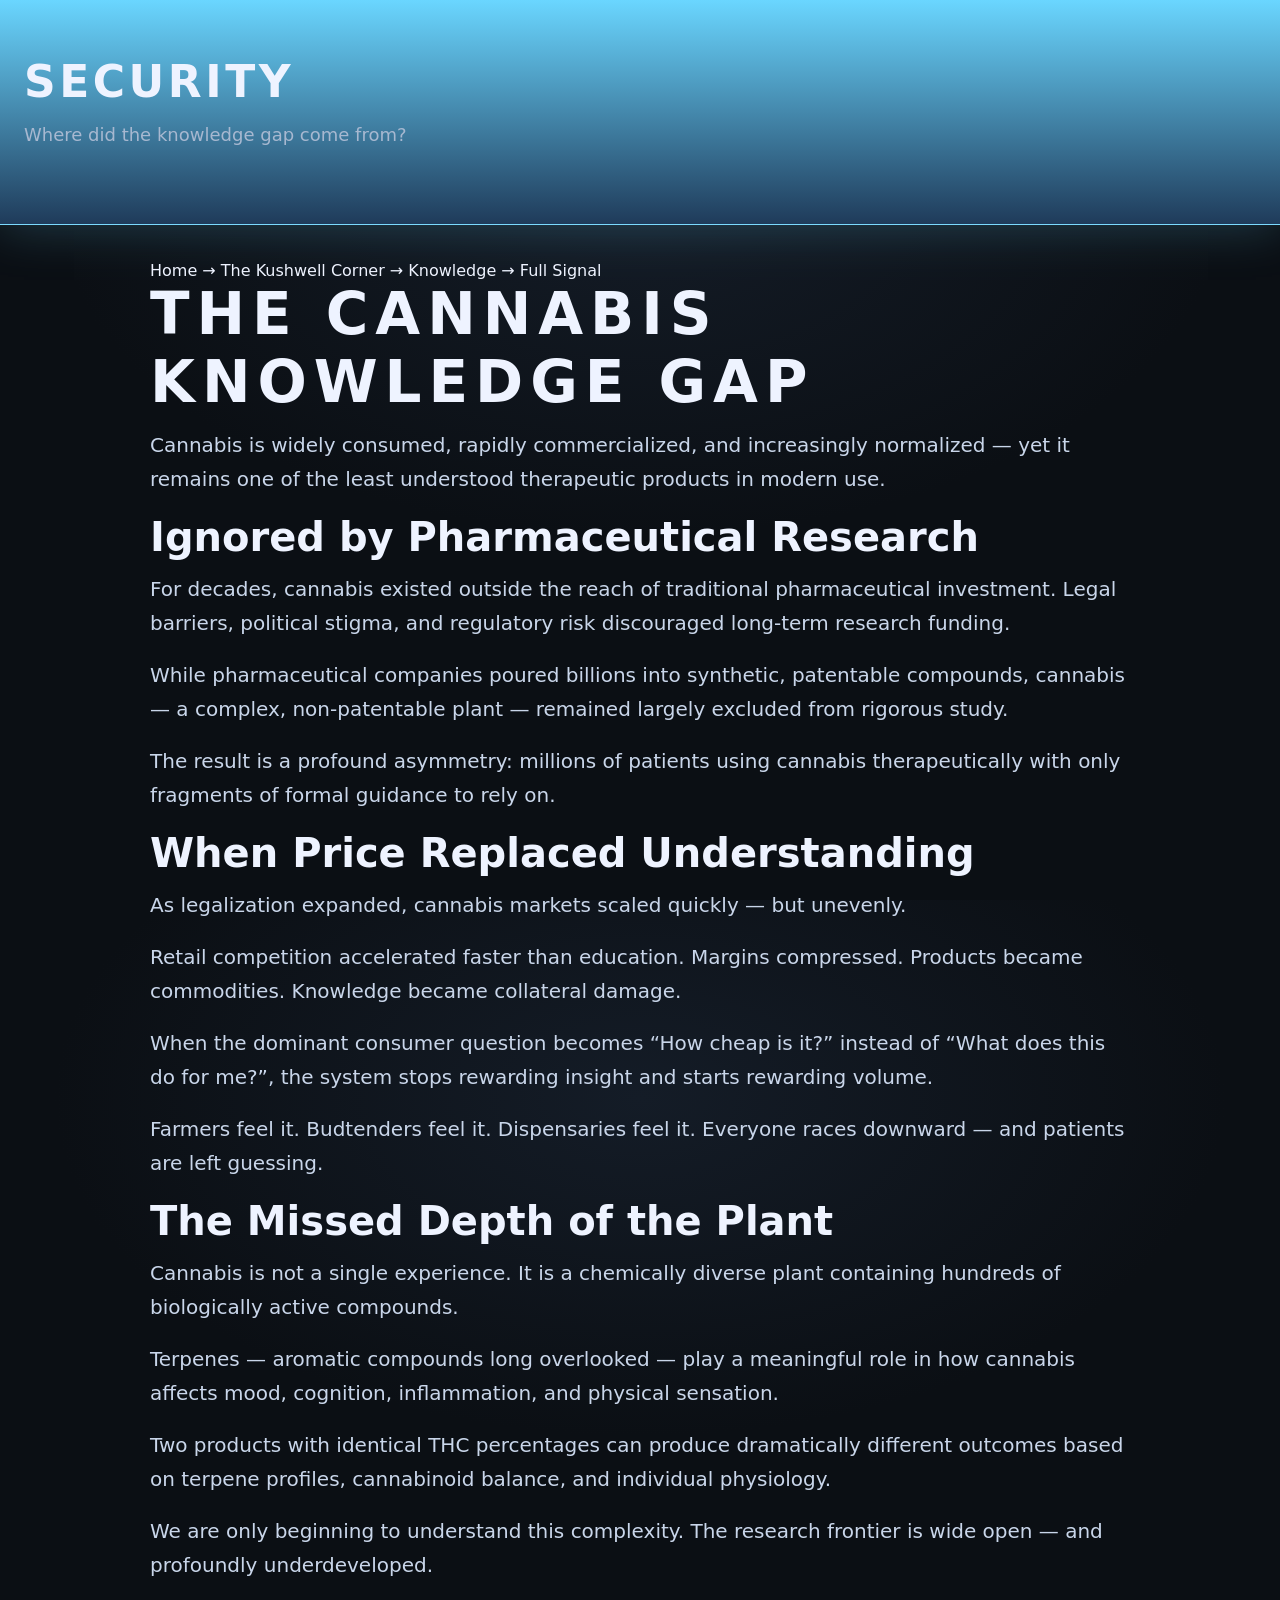
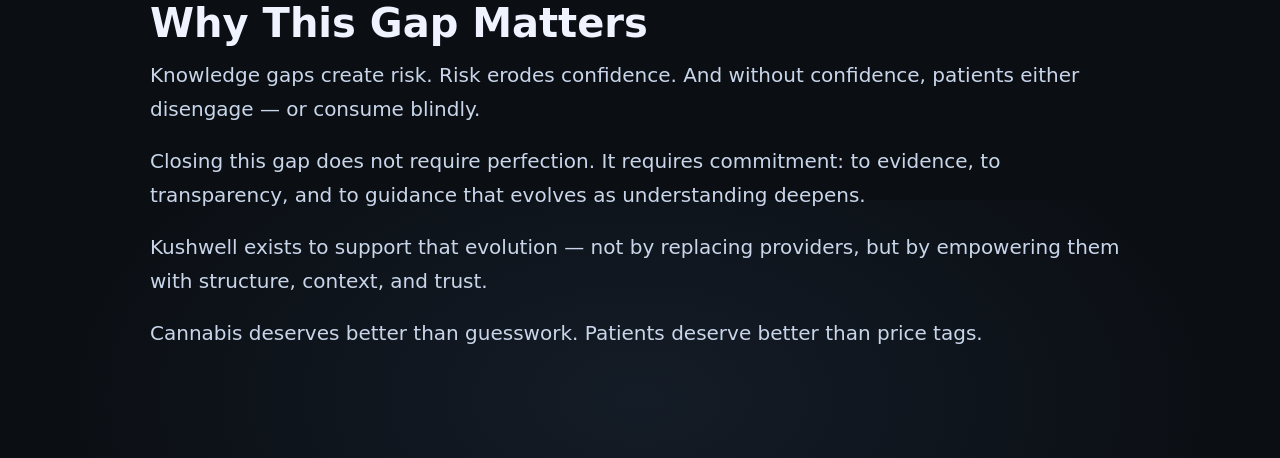
<file: corner/knowledge/full/index.html>
<!doctype html>
<html lang="en">
<head>
  <meta charset="utf-8"/>
  <meta name="viewport" content="width=device-width,initial-scale=1"/>
  <title>Kushwell Corner — Knowledge Signal (Full)</title>
  <meta name="description" content="Why cannabis suffers from a deep knowledge gap — and why closing it is essential for patients, providers, and the future of care."/>
  <link rel="stylesheet" href="/styles.css">
</head>

<body>
    <!-- ✅ REQUIRED FOR COLOR + GRADIENT (LEVEL 3) -->
  <header class="corner-header knowledge level-3">
    <h1>Security</h1>
    <p class="hero-sub">
      Where did the knowledge gap come from?
    </p>
  </header>

  <main class="container">

    <nav class="breadcrumb">
      <a href="/">Home</a> →
      <a href="/corner/">The Kushwell Corner</a> →
      <a href="/corner/knowledge/">Knowledge</a> →
      Full Signal
    </nav>

    <article class="longform">

      <h1>The Cannabis Knowledge Gap</h1>

      <p class="lead">
        Cannabis is widely consumed, rapidly commercialized,
        and increasingly normalized — yet it remains one of the
        least understood therapeutic products in modern use.
      </p>

      <h2>Ignored by Pharmaceutical Research</h2>

      <p>
        For decades, cannabis existed outside the reach of traditional
        pharmaceutical investment. Legal barriers, political stigma,
        and regulatory risk discouraged long-term research funding.
      </p>

      <p>
        While pharmaceutical companies poured billions into synthetic,
        patentable compounds, cannabis — a complex, non-patentable plant —
        remained largely excluded from rigorous study.
      </p>

      <p>
        The result is a profound asymmetry: millions of patients using cannabis
        therapeutically with only fragments of formal guidance to rely on.
      </p>

      <h2>When Price Replaced Understanding</h2>

      <p>
        As legalization expanded, cannabis markets scaled quickly —
        but unevenly.
      </p>

      <p>
        Retail competition accelerated faster than education.
        Margins compressed. Products became commodities.
        Knowledge became collateral damage.
      </p>

      <p>
        When the dominant consumer question becomes
        “How cheap is it?” instead of
        “What does this do for me?”,
        the system stops rewarding insight and starts rewarding volume.
      </p>

      <p>
        Farmers feel it. Budtenders feel it. Dispensaries feel it.
        Everyone races downward — and patients are left guessing.
      </p>

      <h2>The Missed Depth of the Plant</h2>

      <p>
        Cannabis is not a single experience.
        It is a chemically diverse plant containing hundreds of
        biologically active compounds.
      </p>

      <p>
        Terpenes — aromatic compounds long overlooked —
        play a meaningful role in how cannabis affects mood,
        cognition, inflammation, and physical sensation.
      </p>

      <p>
        Two products with identical THC percentages can produce
        dramatically different outcomes based on terpene profiles,
        cannabinoid balance, and individual physiology.
      </p>

      <p>
        We are only beginning to understand this complexity.
        The research frontier is wide open — and profoundly underdeveloped.
      </p>

      <h2>Why This Gap Matters</h2>

      <p>
        Knowledge gaps create risk.
        Risk erodes confidence.
        And without confidence, patients either disengage —
        or consume blindly.
      </p>

      <p>
        Closing this gap does not require perfection.
        It requires commitment: to evidence, to transparency,
        and to guidance that evolves as understanding deepens.
      </p>

      <p>
        Kushwell exists to support that evolution —
        not by replacing providers,
        but by empowering them with structure, context, and trust.
      </p>

      <p class="closing">
        Cannabis deserves better than guesswork.
        Patients deserve better than price tags.
      </p>

    </article>

  </main>
</body>
</html>
</file>
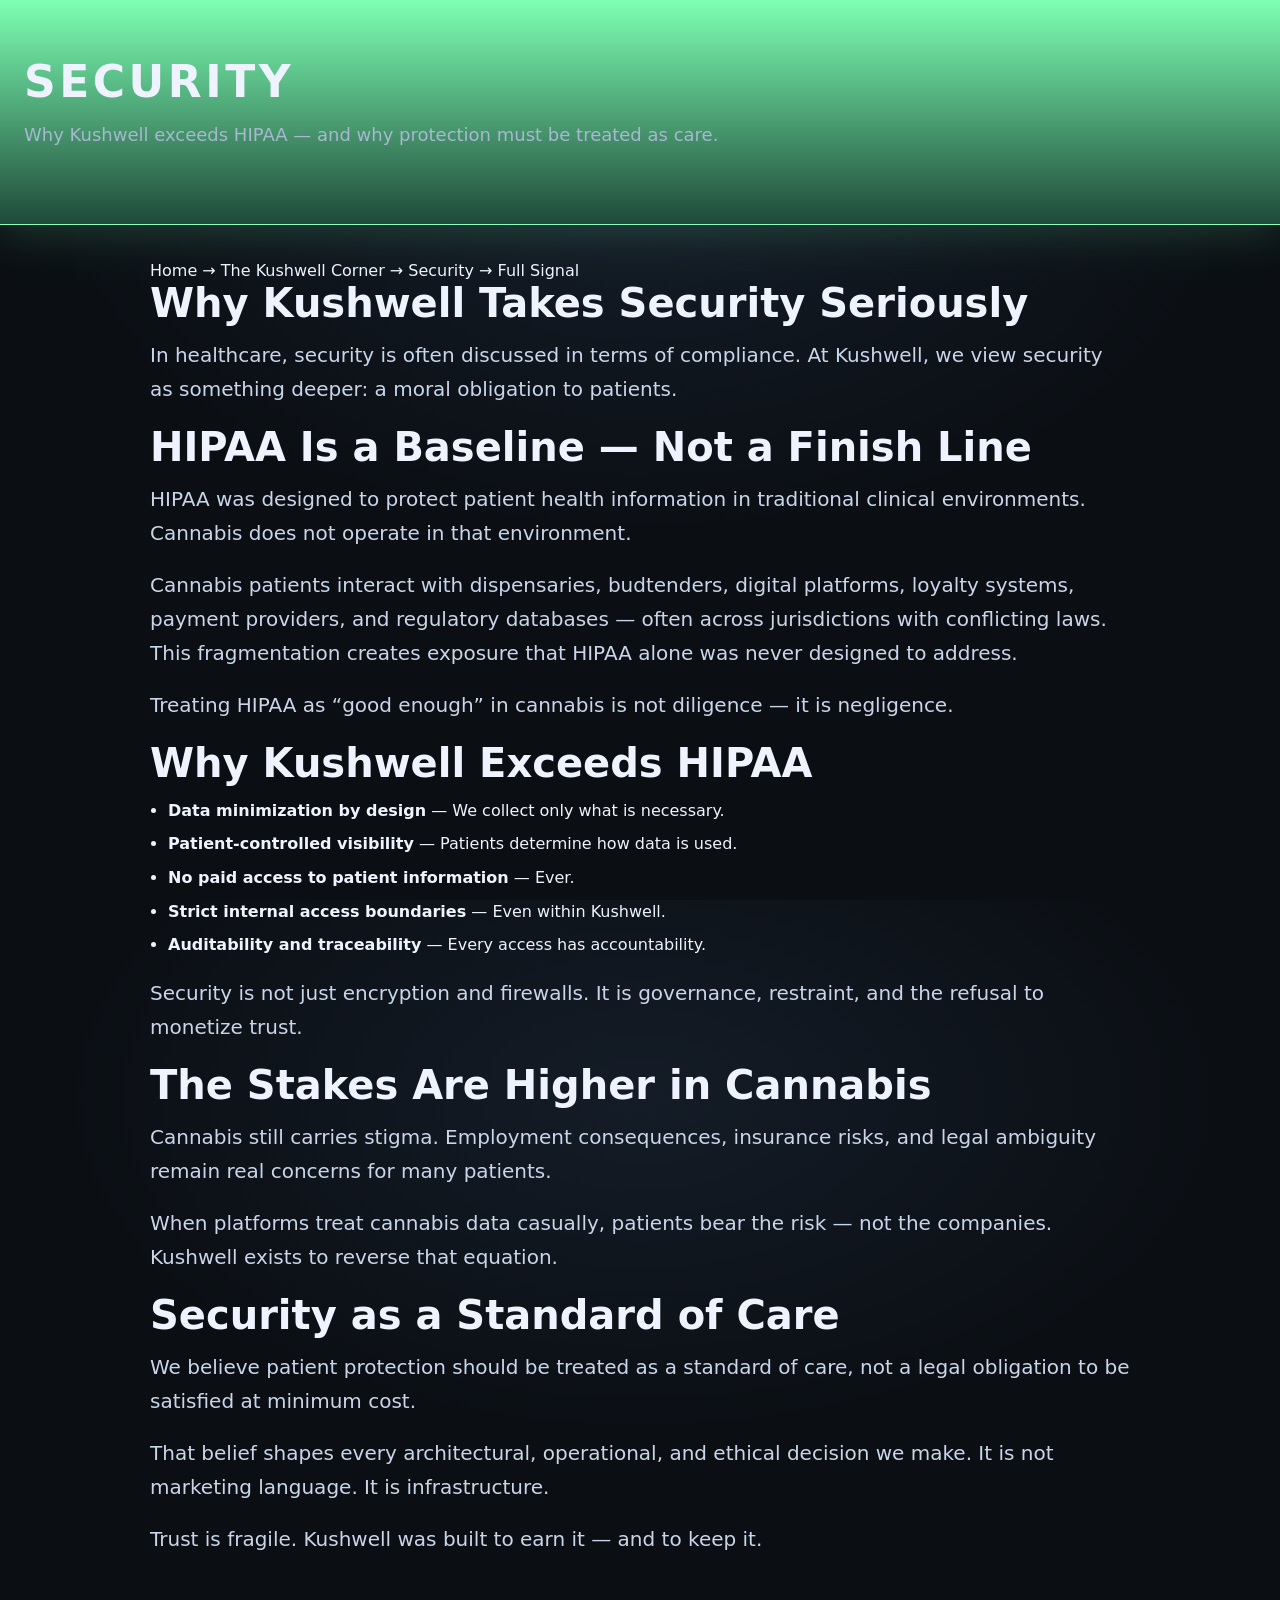
<file: corner/security/full/index.html>
<!doctype html>
<html lang="en">
<head>
  <meta charset="utf-8"/>
  <meta name="viewport" content="width=device-width,initial-scale=1"/>
  <title>Kushwell Corner — Security Signal (Full)</title>
  <meta name="description"
        content="Why Kushwell exceeds HIPAA standards — and why patient protection must be treated as a standard of care in cannabis."/>
  <link rel="stylesheet" href="/styles.css">
</head>

<body>

  <!-- ✅ REQUIRED FOR COLOR + GRADIENT (LEVEL 3) -->
  <header class="corner-header security level-3">
    <h1>Security</h1>
    <p class="hero-sub">
      Why Kushwell exceeds HIPAA — and why protection must be treated as care.
    </p>
  </header>

  <main class="container">

    <nav class="breadcrumb">
      <a href="/">Home</a> →
      <a href="/corner/">The Kushwell Corner</a> →
      <a href="/corner/security/">Security</a> →
      <span>Full Signal</span>
    </nav>

    <article class="longform">

      <h2>Why Kushwell Takes Security Seriously</h2>

      <p class="lead">
        In healthcare, security is often discussed in terms of compliance.
        At Kushwell, we view security as something deeper: a moral obligation to patients.
      </p>
       <h2>HIPAA Is a Baseline — Not a Finish Line</h2>

      <p>
        HIPAA was designed to protect patient health information in traditional clinical environments.
        Cannabis does not operate in that environment.
      </p>

      <p>
        Cannabis patients interact with dispensaries, budtenders, digital platforms, loyalty systems,
        payment providers, and regulatory databases — often across jurisdictions with conflicting laws.
        This fragmentation creates exposure that HIPAA alone was never designed to address.
      </p>

      <p>
        Treating HIPAA as “good enough” in cannabis is not diligence — it is negligence.
      </p>

      <h2>Why Kushwell Exceeds HIPAA</h2>

      <ul>
        <li><strong>Data minimization by design</strong> — We collect only what is necessary.</li>
        <li><strong>Patient-controlled visibility</strong> — Patients determine how data is used.</li>
        <li><strong>No paid access to patient information</strong> — Ever.</li>
        <li><strong>Strict internal access boundaries</strong> — Even within Kushwell.</li>
        <li><strong>Auditability and traceability</strong> — Every access has accountability.</li>
      </ul>

      <p>
        Security is not just encryption and firewalls. It is governance, restraint,
        and the refusal to monetize trust.
      </p>

      <h2>The Stakes Are Higher in Cannabis</h2>

      <p>
        Cannabis still carries stigma. Employment consequences, insurance risks,
        and legal ambiguity remain real concerns for many patients.
      </p>

      <p>
        When platforms treat cannabis data casually, patients bear the risk — not the companies.
        Kushwell exists to reverse that equation.
      </p>

      <h2>Security as a Standard of Care</h2>

      <p>
        We believe patient protection should be treated as a standard of care,
        not a legal obligation to be satisfied at minimum cost.
      </p>

      <p>
        That belief shapes every architectural, operational, and ethical decision we make.
        It is not marketing language. It is infrastructure.
      </p>

      <p class="closing">
        Trust is fragile. Kushwell was built to earn it — and to keep it.
      </p>

    </article>

  </main>
</body>
</html>
</file>
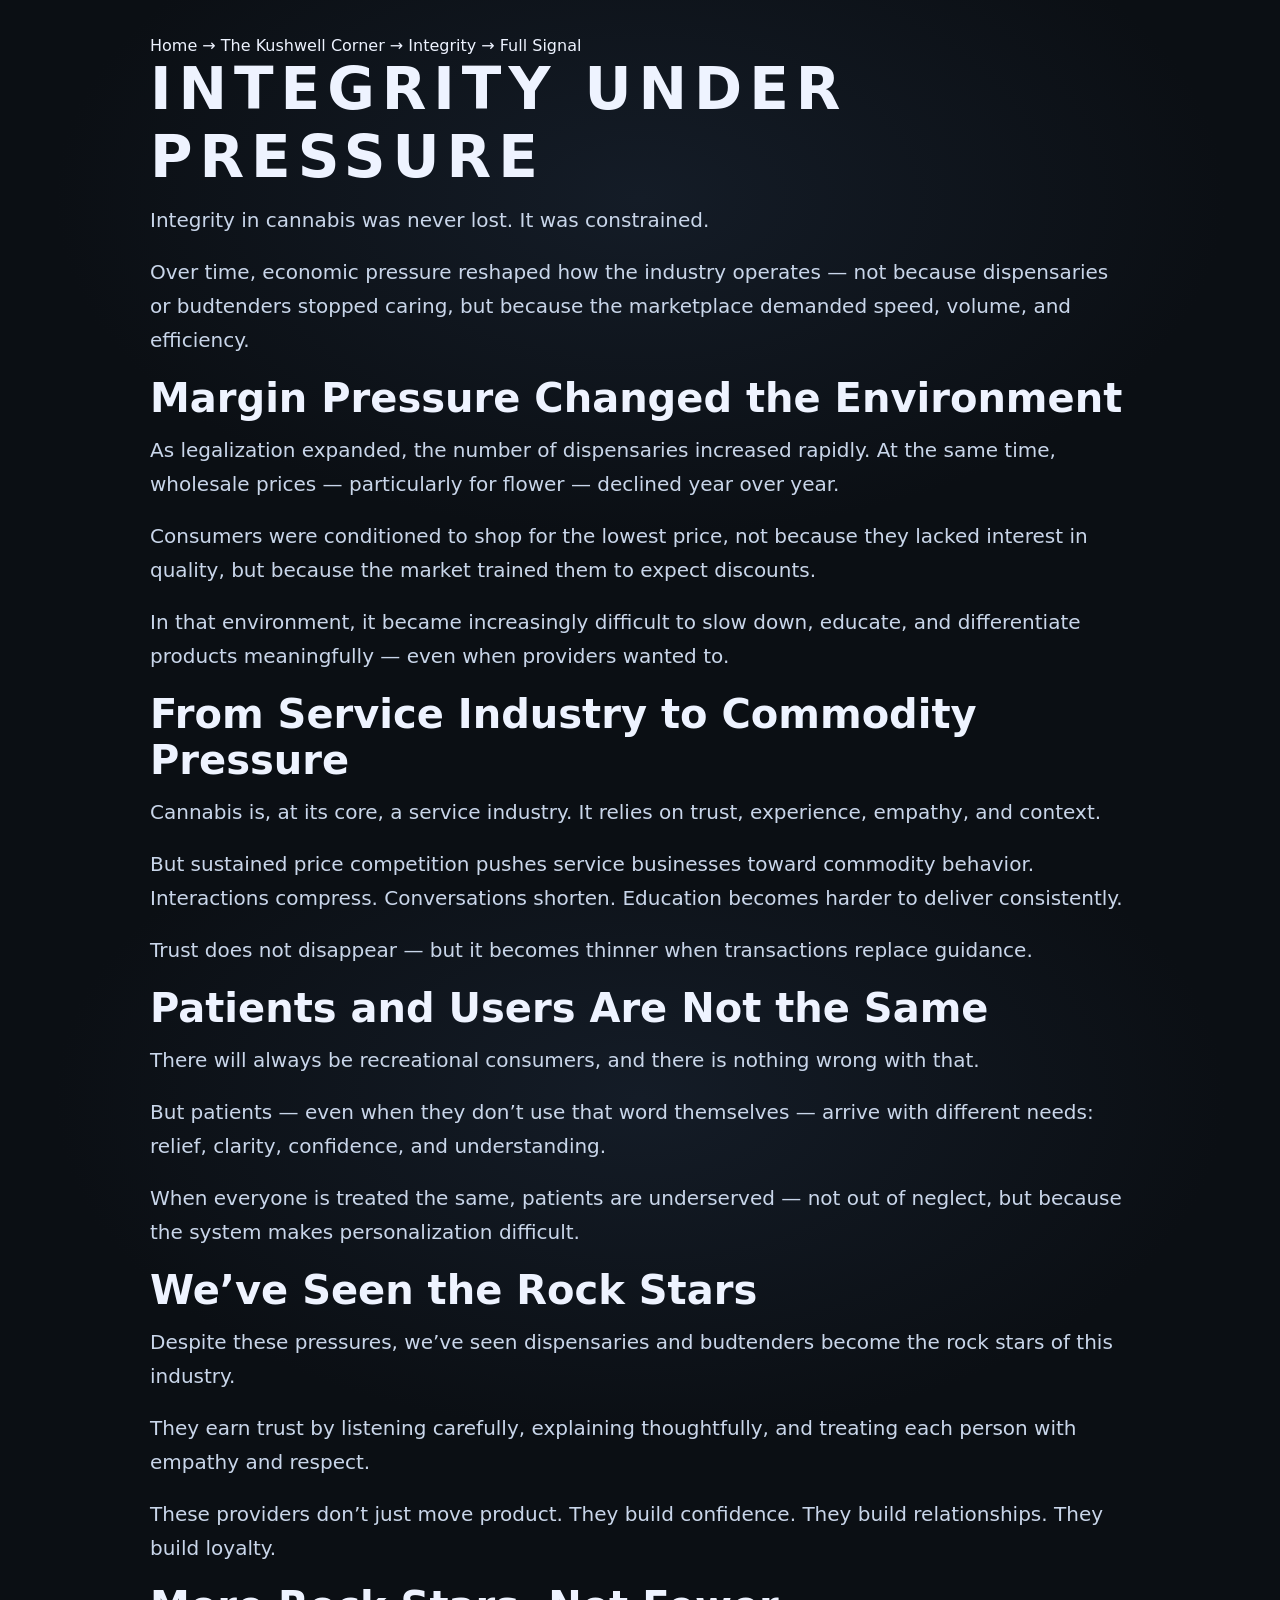
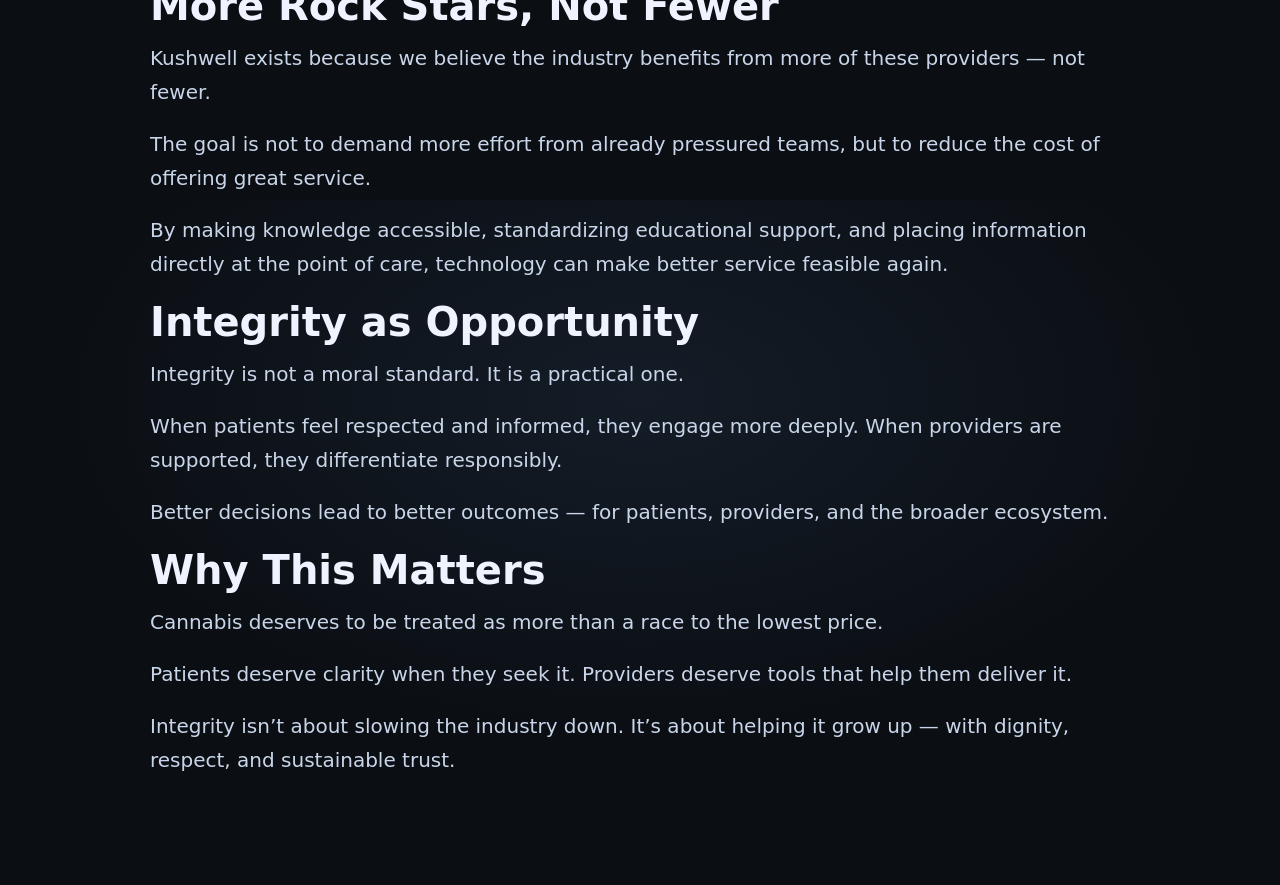
<file: corner/integrity/full.html>
<!doctype html>
<html lang="en">
<head>
  <meta charset="utf-8"/>
  <meta name="viewport" content="width=device-width,initial-scale=1"/>
  <title>Kushwell Corner — Integrity (Full)</title>

  <meta name="description"
        content="How margin pressure reshaped cannabis behavior — and how integrity, service, and patient respect create opportunity for providers and the ecosystem."/>

  <!-- Uses your existing global styles -->
  <link rel="stylesheet" href="/styles.css">
</head>

<body>
  <main class="container">

    <!-- Breadcrumb -->
    <nav class="breadcrumb">
      <a href="/">Home</a> →
      <a href="/corner/">The Kushwell Corner</a> →
      <a href="/corner/integrity/">Integrity</a> →
      Full Signal
    </nav>

    <article class="longform">

      <h1>Integrity Under Pressure</h1>

      <p class="lead">
        Integrity in cannabis was never lost.
        It was constrained.
      </p>

      <p class="lead">
        Over time, economic pressure reshaped how the industry operates —
        not because dispensaries or budtenders stopped caring,
        but because the marketplace demanded speed, volume, and efficiency.
      </p>

      <h2>Margin Pressure Changed the Environment</h2>

      <p>
        As legalization expanded, the number of dispensaries increased rapidly.
        At the same time, wholesale prices — particularly for flower —
        declined year over year.
      </p>

      <p>
        Consumers were conditioned to shop for the lowest price,
        not because they lacked interest in quality,
        but because the market trained them to expect discounts.
      </p>

      <p>
        In that environment, it became increasingly difficult
        to slow down, educate, and differentiate products meaningfully
        — even when providers wanted to.
      </p>

      <h2>From Service Industry to Commodity Pressure</h2>

      <p>
        Cannabis is, at its core, a service industry.
        It relies on trust, experience, empathy, and context.
      </p>

      <p>
        But sustained price competition pushes service businesses
        toward commodity behavior.
        Interactions compress.
        Conversations shorten.
        Education becomes harder to deliver consistently.
      </p>

      <p>
        Trust does not disappear —
        but it becomes thinner when transactions replace guidance.
      </p>

      <h2>Patients and Users Are Not the Same</h2>

      <p>
        There will always be recreational consumers,
        and there is nothing wrong with that.
      </p>

      <p>
        But patients — even when they don’t use that word themselves —
        arrive with different needs:
        relief, clarity, confidence, and understanding.
      </p>

      <p>
        When everyone is treated the same,
        patients are underserved —
        not out of neglect,
        but because the system makes personalization difficult.
      </p>

      <h2>We’ve Seen the Rock Stars</h2>

      <p>
        Despite these pressures, we’ve seen dispensaries and budtenders
        become the rock stars of this industry.
      </p>

      <p>
        They earn trust by listening carefully,
        explaining thoughtfully,
        and treating each person with empathy and respect.
      </p>

      <p>
        These providers don’t just move product.
        They build confidence.
        They build relationships.
        They build loyalty.
      </p>

      <h2>More Rock Stars, Not Fewer</h2>

      <p>
        Kushwell exists because we believe the industry benefits
        from more of these providers — not fewer.
      </p>

      <p>
        The goal is not to demand more effort
        from already pressured teams,
        but to reduce the cost of offering great service.
      </p>

      <p>
        By making knowledge accessible,
        standardizing educational support,
        and placing information directly
        at the point of care,
        technology can make better service feasible again.
      </p>

      <h2>Integrity as Opportunity</h2>

      <p>
        Integrity is not a moral standard.
        It is a practical one.
      </p>

      <p>
        When patients feel respected and informed,
        they engage more deeply.
        When providers are supported,
        they differentiate responsibly.
      </p>

      <p>
        Better decisions lead to better outcomes —
        for patients, providers, and the broader ecosystem.
      </p>

      <h2>Why This Matters</h2>

      <p>
        Cannabis deserves to be treated
        as more than a race to the lowest price.
      </p>

      <p>
        Patients deserve clarity when they seek it.
        Providers deserve tools that help them deliver it.
      </p>

      <p class="closing">
        Integrity isn’t about slowing the industry down.
        It’s about helping it grow up —
        with dignity, respect, and sustainable trust.
      </p>

    </article>

  </main>
</body>
</html>
</file>
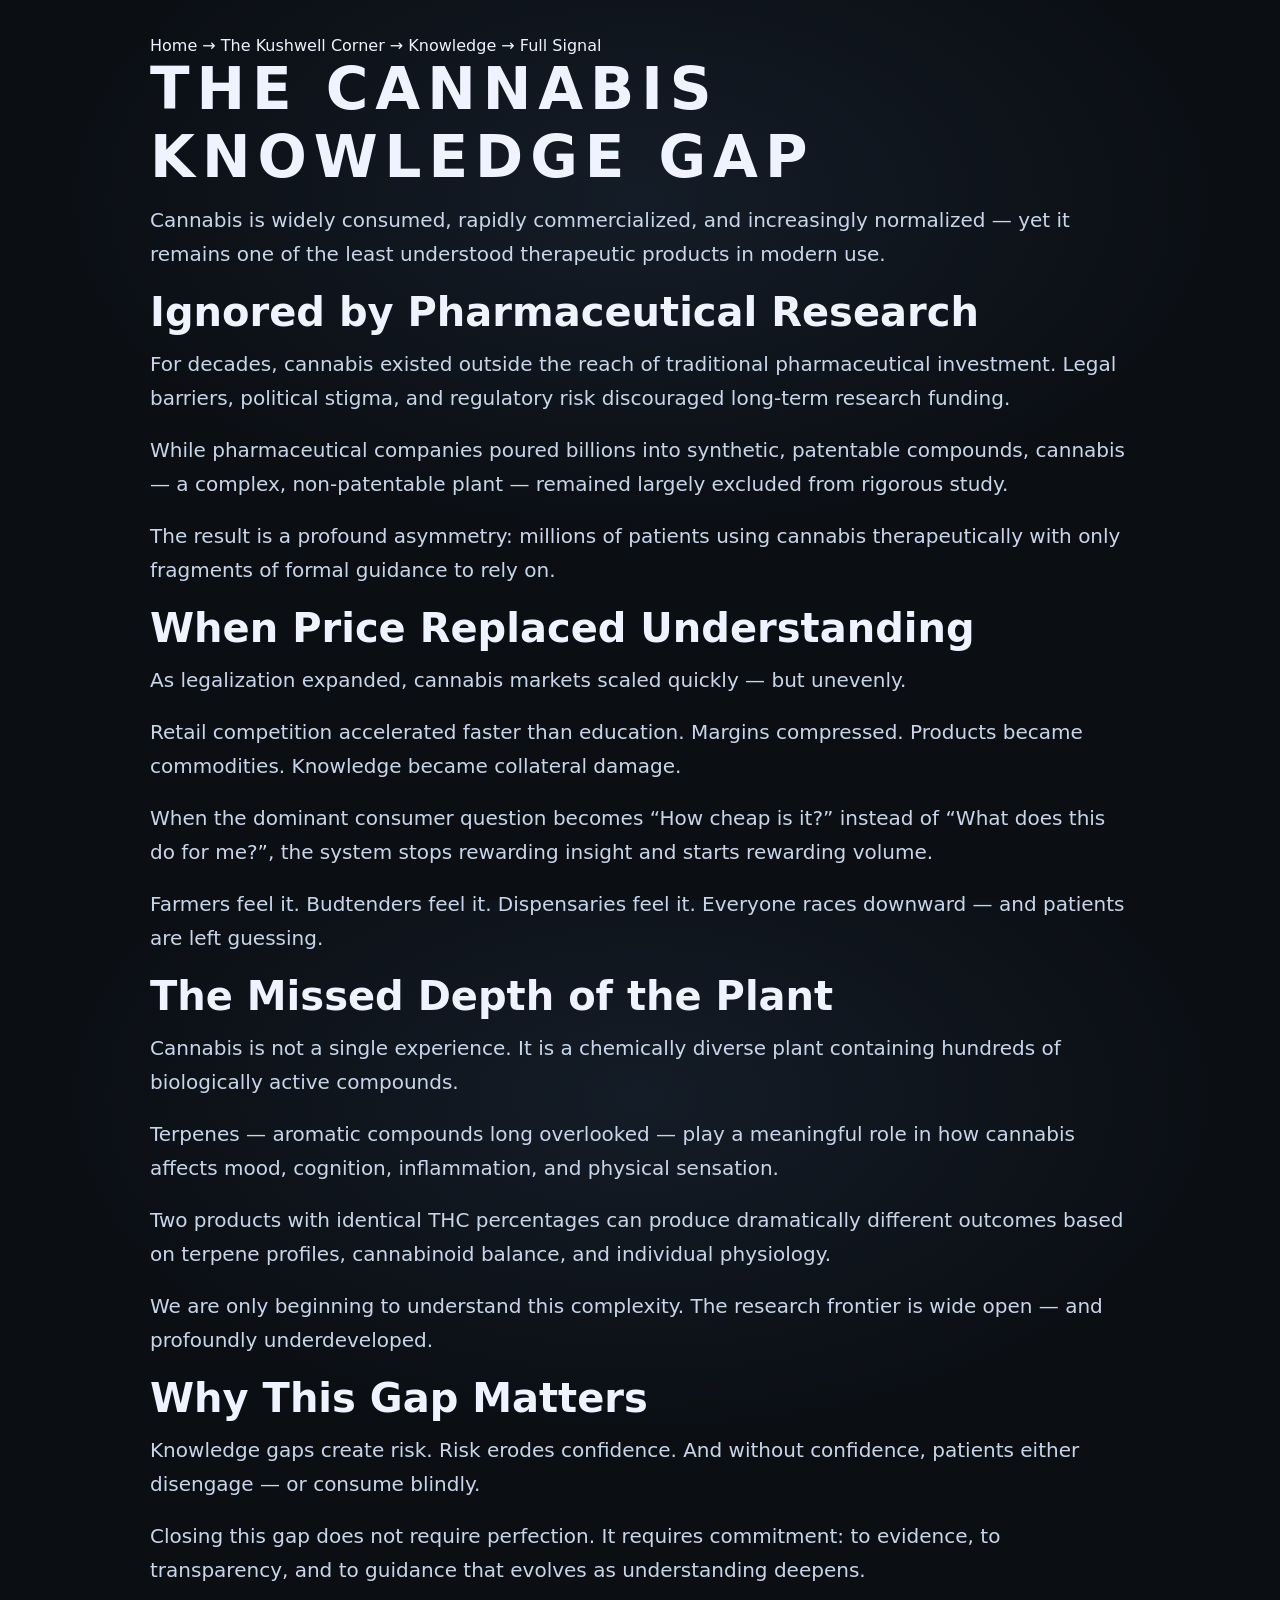
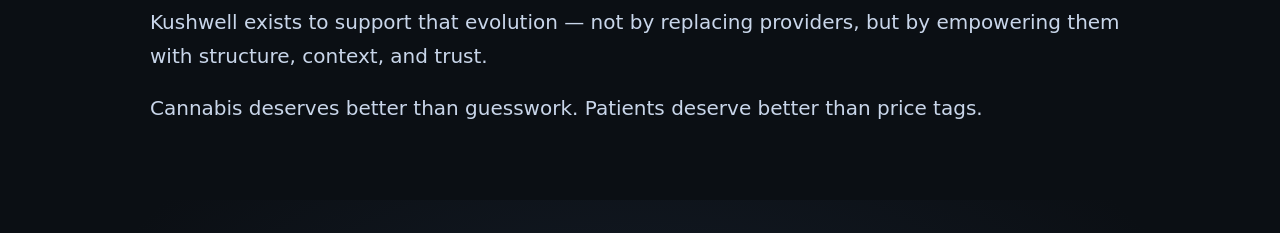
<file: corner/knowledge/full.html>
<!doctype html>
<html lang="en">
<head>
  <meta charset="utf-8"/>
  <meta name="viewport" content="width=device-width,initial-scale=1"/>
  <title>Kushwell Corner — Knowledge Signal (Full)</title>
  <meta name="description" content="Why cannabis suffers from a deep knowledge gap — and why closing it is essential for patients, providers, and the future of care."/>
  <link rel="stylesheet" href="/styles.css">
</head>

<body>
  <main class="container">

    <nav class="breadcrumb">
      <a href="/">Home</a> →
      <a href="/corner/">The Kushwell Corner</a> →
      <a href="/corner/knowledge/">Knowledge</a> →
      Full Signal
    </nav>

    <article class="longform">

      <h1>The Cannabis Knowledge Gap</h1>

      <p class="lead">
        Cannabis is widely consumed, rapidly commercialized,
        and increasingly normalized — yet it remains one of the
        least understood therapeutic products in modern use.
      </p>

      <h2>Ignored by Pharmaceutical Research</h2>

      <p>
        For decades, cannabis existed outside the reach of traditional
        pharmaceutical investment. Legal barriers, political stigma,
        and regulatory risk discouraged long-term research funding.
      </p>

      <p>
        While pharmaceutical companies poured billions into synthetic,
        patentable compounds, cannabis — a complex, non-patentable plant —
        remained largely excluded from rigorous study.
      </p>

      <p>
        The result is a profound asymmetry: millions of patients using cannabis
        therapeutically with only fragments of formal guidance to rely on.
      </p>

      <h2>When Price Replaced Understanding</h2>

      <p>
        As legalization expanded, cannabis markets scaled quickly —
        but unevenly.
      </p>

      <p>
        Retail competition accelerated faster than education.
        Margins compressed. Products became commodities.
        Knowledge became collateral damage.
      </p>

      <p>
        When the dominant consumer question becomes
        “How cheap is it?” instead of
        “What does this do for me?”,
        the system stops rewarding insight and starts rewarding volume.
      </p>

      <p>
        Farmers feel it. Budtenders feel it. Dispensaries feel it.
        Everyone races downward — and patients are left guessing.
      </p>

      <h2>The Missed Depth of the Plant</h2>

      <p>
        Cannabis is not a single experience.
        It is a chemically diverse plant containing hundreds of
        biologically active compounds.
      </p>

      <p>
        Terpenes — aromatic compounds long overlooked —
        play a meaningful role in how cannabis affects mood,
        cognition, inflammation, and physical sensation.
      </p>

      <p>
        Two products with identical THC percentages can produce
        dramatically different outcomes based on terpene profiles,
        cannabinoid balance, and individual physiology.
      </p>

      <p>
        We are only beginning to understand this complexity.
        The research frontier is wide open — and profoundly underdeveloped.
      </p>

      <h2>Why This Gap Matters</h2>

      <p>
        Knowledge gaps create risk.
        Risk erodes confidence.
        And without confidence, patients either disengage —
        or consume blindly.
      </p>

      <p>
        Closing this gap does not require perfection.
        It requires commitment: to evidence, to transparency,
        and to guidance that evolves as understanding deepens.
      </p>

      <p>
        Kushwell exists to support that evolution —
        not by replacing providers,
        but by empowering them with structure, context, and trust.
      </p>

      <p class="closing">
        Cannabis deserves better than guesswork.
        Patients deserve better than price tags.
      </p>

    </article>

  </main>
</body>
</html>
</file>
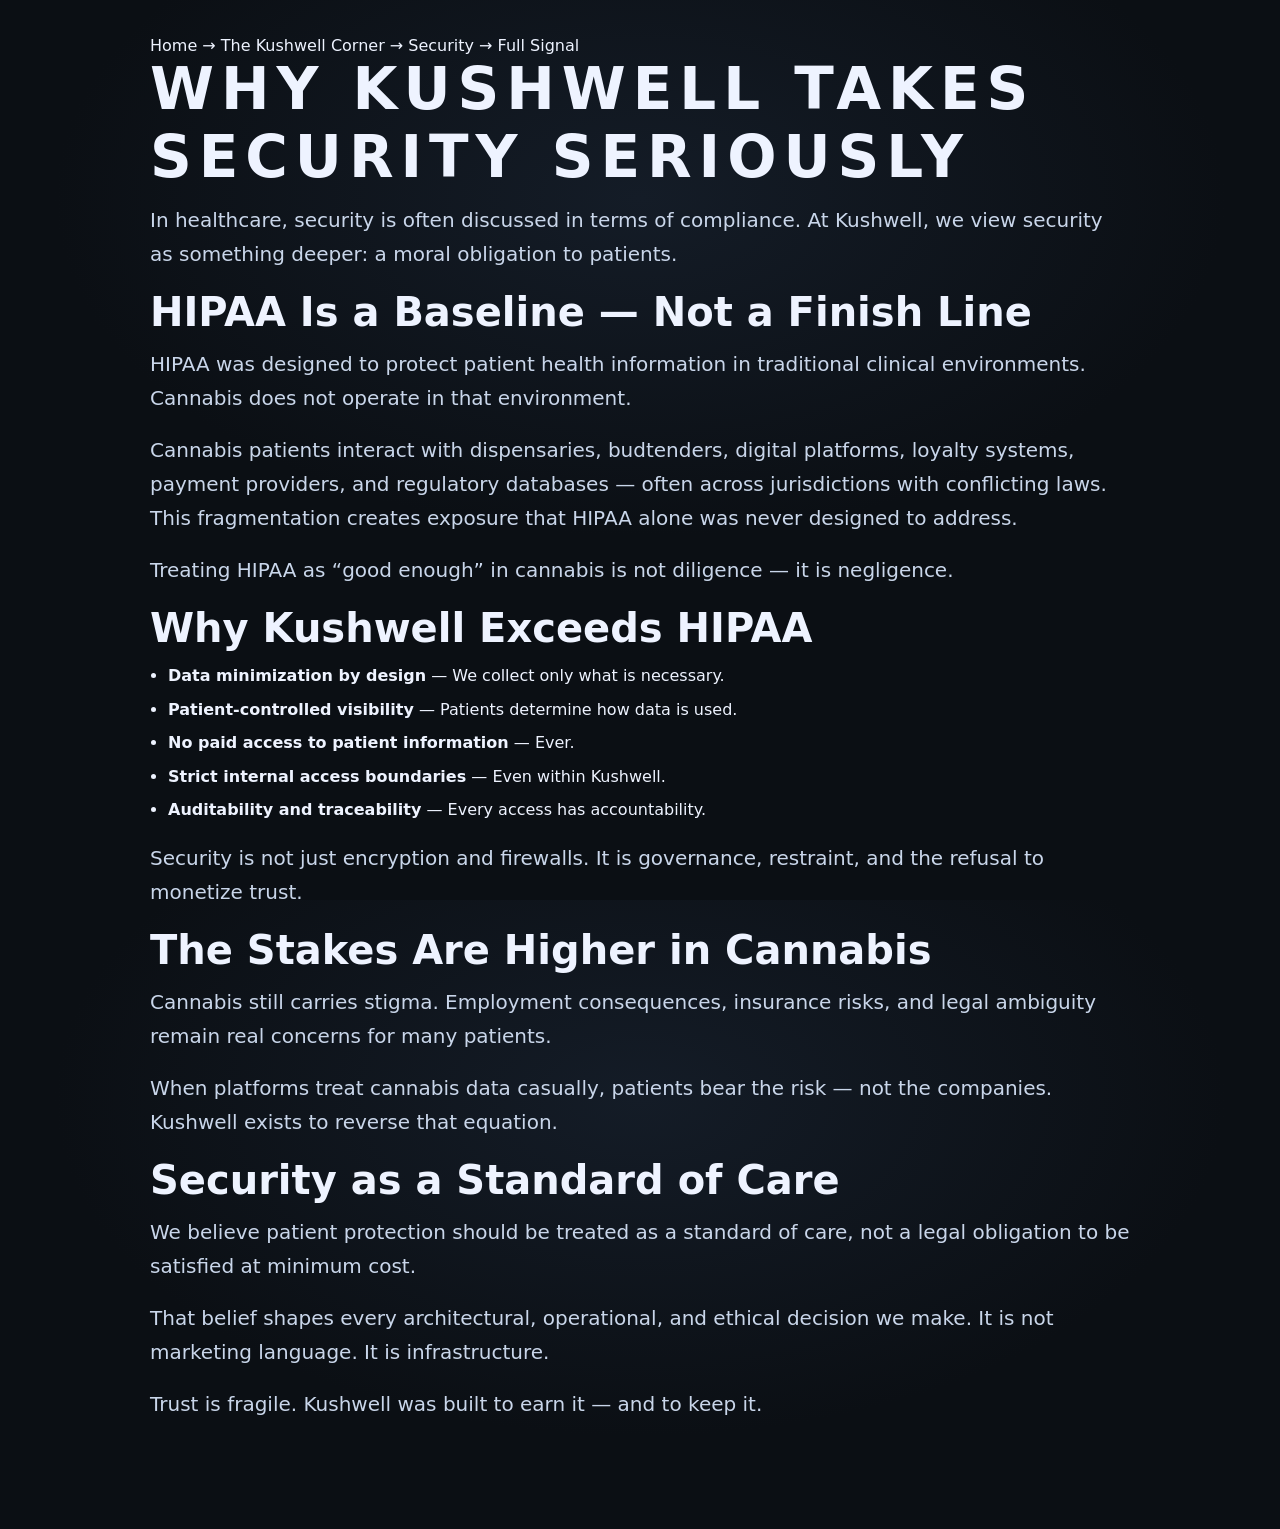
<file: corner/security/full.html>
<!doctype html>
<html lang="en">
<head>
  <meta charset="utf-8"/>
  <meta name="viewport" content="width=device-width,initial-scale=1"/>
  <title>Kushwell Corner — Security Signal (Full)</title>
  <meta name="description" content="Why Kushwell exceeds HIPAA standards — and why patient protection must be treated as a standard of care in cannabis."/>
  <link rel="stylesheet" href="/styles.css">
</head>

<body>
  <main class="container">

    <nav class="breadcrumb">
      <a href="/">Home</a> → <a href="/corner/">The Kushwell Corner</a> → 
      <a href="/corner/security/">Security</a> → Full Signal
    </nav>

    <article class="longform">

      <h1>Why Kushwell Takes Security Seriously</h1>

      <p class="lead">
        In healthcare, security is often discussed in terms of compliance.
        At Kushwell, we view security as something deeper: a moral obligation to patients.
      </p>

      <h2>HIPAA Is a Baseline — Not a Finish Line</h2>

      <p>
        HIPAA was designed to protect patient health information in traditional clinical environments.
        Cannabis does not operate in that environment.
      </p>

      <p>
        Cannabis patients interact with dispensaries, budtenders, digital platforms, loyalty systems,
        payment providers, and regulatory databases — often across jurisdictions with conflicting laws.
        This fragmentation creates exposure that HIPAA alone was never designed to address.
      </p>

      <p>
        Treating HIPAA as “good enough” in cannabis is not diligence — it is negligence.
      </p>

      <h2>Why Kushwell Exceeds HIPAA</h2>

      <ul>
        <li><strong>Data minimization by design</strong> — We collect only what is necessary.</li>
        <li><strong>Patient-controlled visibility</strong> — Patients determine how data is used.</li>
        <li><strong>No paid access to patient information</strong> — Ever.</li>
        <li><strong>Strict internal access boundaries</strong> — Even within Kushwell.</li>
        <li><strong>Auditability and traceability</strong> — Every access has accountability.</li>
      </ul>

      <p>
        Security is not just encryption and firewalls. It is governance, restraint,
        and the refusal to monetize trust.
      </p>

      <h2>The Stakes Are Higher in Cannabis</h2>

      <p>
        Cannabis still carries stigma. Employment consequences, insurance risks,
        and legal ambiguity remain real concerns for many patients.
      </p>

      <p>
        When platforms treat cannabis data casually, patients bear the risk — not the companies.
        Kushwell exists to reverse that equation.
      </p>

      <h2>Security as a Standard of Care</h2>

      <p>
        We believe patient protection should be treated as a standard of care,
        not a legal obligation to be satisfied at minimum cost.
      </p>

      <p>
        That belief shapes every architectural, operational, and ethical decision we make.
        It is not marketing language. It is infrastructure.
      </p>

      <p class="closing">
        Trust is fragile. Kushwell was built to earn it — and to keep it.
      </p>

    </article>

  </main>
</body>
</html>
</file>
<file: styles.css>
/* =========================================================
   Kushwell Shared Stylesheet
   Used by: Integrity, Security, Knowledge Corner pages
   ========================================================= */

/* ---------- CSS Variables ---------- */
:root{
  --bg:#0b0f14;
  --panel: rgba(255,255,255,.06);
  --panel2: rgba(255,255,255,.02);
  --border: rgba(255,255,255,.12);

  --fg:#eef3ff;
  --muted:#a7b8d0;
  --muted2:#8fa3bd;

  --k:#6ad6ff;   /* Knowledge */
  --s:#7dffb3;   /* Security */
  --i:#ffd36a;   /* Integrity */

  --radius:22px;
  --shadow:0 24px 80px rgba(0,0,0,.50);

  --h1: clamp(34px, 4.6vw, 58px);
  --h2: clamp(24px, 3.3vw, 40px);
  --h3: clamp(20px, 2.6vw, 28px);
  --p:  clamp(16px, 2.0vw, 20px);
  --small:14px;
}

/* ---------- Reset ---------- */
*{ box-sizing:border-box; }
html, body{ height:100%; }

body{
  margin:0;
  background:
    radial-gradient(900px 520px at 50% 22%, #141c27 0%, var(--bg) 65%),
    radial-gradient(700px 420px at 18% 48%, rgba(106,214,255,.10) 0%, transparent 60%),
    radial-gradient(700px 420px at 82% 52%, rgba(125,255,179,.08) 0%, transparent 60%);
  color:var(--fg);
  font-family: system-ui, -apple-system, Segoe UI, Roboto, Arial, sans-serif;
  -webkit-font-smoothing: antialiased;
  text-rendering: optimizeLegibility;
}

a{
  color:inherit;
  text-decoration:none;
}
a:hover{ text-decoration:underline; }

/* ---------- Layout ---------- */
.container{
  width:min(980px, 92vw);
  margin:0 auto;
  padding:36px 0 90px;
}

/* ---------- Top Bar ---------- */
.topbar{
  display:flex;
  align-items:center;
  justify-content:space-between;
  gap:18px;
  padding:14px 18px;
  border:1px solid var(--border);
  border-radius:16px;
  background:linear-gradient(180deg, var(--panel), var(--panel2));
  box-shadow:0 14px 44px rgba(0,0,0,.35);
  position:sticky;
  top:14px;
  backdrop-filter: blur(8px);
  z-index:10;
}

.brand{
  letter-spacing:.20em;
  font-weight:800;
  text-transform:uppercase;
  font-size:18px;
  white-space:nowrap;
}

.actions{
  display:flex;
  gap:10px;
  flex-wrap:wrap;
  justify-content:flex-end;
}

.pill{
  padding:8px 12px;
  border-radius:999px;Hey, Cortana. Hey, Cortana. Hey, Cortana. Hey, Cortana. Hey, Cortana. Hey, Cortana. Hey, Cortana. Hey, Cortana. Goddamnit. Hey, Cortana. Hey, Cortana. Hey, Cortana. 
  border:1px solid rgba(255,255,255,.18);
  background: rgba(255,255,255,.05);
  color: var(--muted);
  font-size: var(--small);
}

.btn{
  padding:10px 14px;
  border-radius:999px;
  font-weight:700;
  border:1px solid rgba(255,255,255,.20);
  background: rgba(255,255,255,.06);
  font-size:14px;
  cursor:pointer;
}

.btn.primary{
  background:var(--s);
  color:#071014;
  border-color:rgba(0,0,0,.10);
}

/* ---------- Headings ---------- */
h1{
  margin:0 0 12px;
  font-size:var(--h1);
  letter-spacing:.12em;
  text-transform:uppercase;
}

h2{
  font-size:var(--h2);
  margin:0 0 12px;
}

h3{
  font-size:var(--h3);
  margin:24px 0 10px;
}

/* ---------- Copy ---------- */
.lead{
  font-size:var(--p);
  line-height:1.7;
  color:#c9d6ea;
  margin:0 0 18px;
}

p{
  font-size:var(--p);
  line-height:1.7;
  color:#c9d6ea;
  margin:0 0 18px;
}

ul{
  padding-left:18px;
  margin:12px 0 18px;
}
li{
  margin-bottom:8px;
  line-height:1.6;
}

/* ---------- Section Blocks ---------- */
section{
  margin-top:42px;
}

.divider{
  height:1px;
  background:rgba(255,255,255,.12);
  margin:34px 0;
}

/* ---------- Corner Pillars ---------- */
.corner-pillars{
  display:flex;
  gap:14px;
  margin:18px 0 28px;
  flex-wrap:wrap;
}

.pillar{
  padding:12px 18px;
  border-radius:999px;
  border:1px solid rgba(255,255,255,.18);
  font-weight:700;
  letter-spacing:.08em;
  text-transform:uppercase;
  font-size:14px;
}

.pillar.k{ color:var(--k); border-color:rgba(106,214,255,.45); }
.pillar.s{ color:var(--s); border-color:rgba(125,255,179,.45); }
.pillar.i{ color:var(--i); border-color:rgba(255,211,106,.45); }

/* ---------- Footer ---------- */
footer{
  padding-top:28px;
  text-align:center;
  color:var(--muted2);
  font-size:14px;
  line-height:1.65;
}

/* ---------- Responsive ---------- */
@media (max-width:600px){
  .topbar{
    position:static;
  }
  .actions{
    justify-content:center;
  }
}

/* ======================================================
   KUSHWELL CORNER SYSTEM (GLOBAL – DO NOT DUPLICATE)
   ====================================================== */
:root {
  /* Corner Canvas */
  --kw-black: #0b0f14;

  /* Knowledge */
  --kw-knowledge-dark: #0e1a2a;
  --kw-knowledge-mid:  #1f3b5a;
  --kw-knowledge-light:#6ad6ff;

  /* Security */
  --kw-security-dark: #0f1f1a;
  --kw-security-mid:  #1f4a3a;
  --kw-security-light:#7dffb3;

  /* Integrity */
  --kw-integrity-dark: #1e1a10;
  --kw-integrity-mid:  #4a3f1f;
  --kw-integrity-light:#ffd36a;
}

.corner-header {
  padding: 56px 24px;
  border-bottom: 1px solid rgba(255,255,255,.12);
  color: #eef3ff;
}

.corner-header h1 {
  margin: 0;
  font-size: clamp(28px, 4vw, 44px);
  letter-spacing: .08em;
  text-transform: uppercase;
}

.corner-header p {
  max-width: 70ch;
  margin-top: 14px;
  font-size: 18px;
  line-height: 1.6;
  color: #a7b8d0;
}

.integrity.level-1 {
  background: linear-gradient(180deg, var(--kw-integrity-dark), var(--kw-black));
  border-top: 3px solid rgba(255,211,106,.25);
}

.integrity.level-2 {
  background: linear-gradient(180deg, var(--kw-integrity-mid), var(--kw-integrity-dark));
  border-top: 3px solid rgba(255,211,106,.45);
}

.integrity.level-3 {
  background: linear-gradient(180deg, var(--kw-integrity-light), var(--kw-integrity-mid));
  box-shadow: 0 0 48px rgba(255,211,106,.25);
}

.knowledge.level-1 {
  background: linear-gradient(180deg, var(--kw-knowledge-dark), var(--kw-black));
  border-top: 3px solid rgba(106,214,255,.25);
}

.knowledge.level-2 {
  background: linear-gradient(180deg, var(--kw-knowledge-mid), var(--kw-knowledge-dark));
  border-top: 3px solid rgba(106,214,255,.45);
}

.knowledge.level-3 {
  background: linear-gradient(180deg, var(--kw-knowledge-light), var(--kw-knowledge-mid));
  box-shadow: 0 0 48px rgba(106,214,255,.25);
}

.security.level-1 {
  background: linear-gradient(180deg, var(--kw-security-dark), var(--kw-black));
  border-top: 3px solid rgba(125,255,179,.25);
}

.security.level-2 {
  background: linear-gradient(180deg, var(--kw-security-mid), var(--kw-security-dark));
  border-top: 3px solid rgba(125,255,179,.45);
}

.security.level-3 {
  background: linear-gradient(180deg, var(--kw-security-light), var(--kw-security-mid));
  box-shadow: 0 0 48px rgba(125,255,179,.25);
}
</file>
